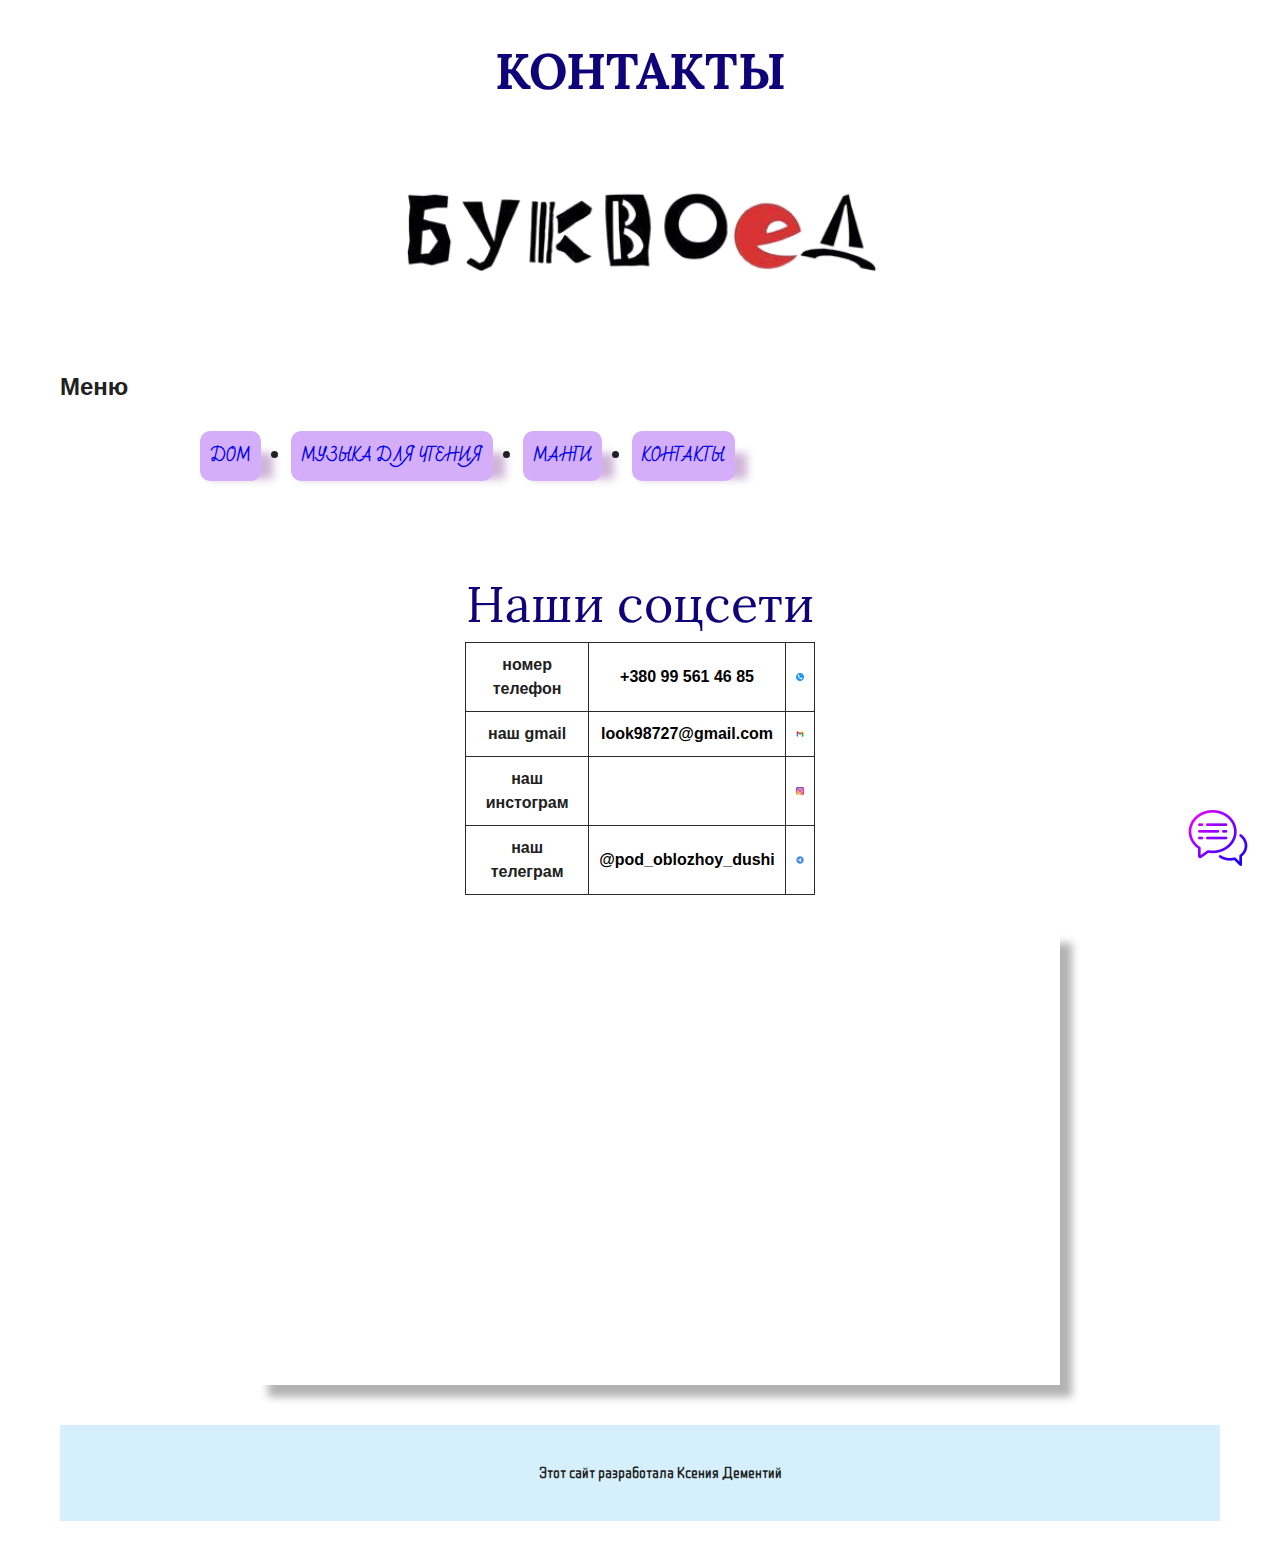
<file: contact.html>
<!DOCTYPE html>
<html lang="en">

<head>
  <meta charset="UTF-8">
  <meta name="viewport" content="width=device-width, initial-scale=1.0">
  <title>~КОНТАКТЫ~</title>
  <link rel="icon" href="./img/иконка.jpg" type="image/x-icon">
  <link rel="stylesheet" href="style.css">
</head>


<body class="body">
  <h1 class="title tracking-in-contract">КОНТАКТЫ</h1>
  <div class="center-book">
    <img src="./img/shop_img.png" alt="буквоед" width="600">

  </div>

  <main>
    <button class="chat-button"></button>

    
    <section>
      <div class="container">
        <form>

          <section>
            <h2>Меню</h2>

            <nav class="container">
              <ul class="menu">
              <li class="menu-item not-dot scale-up-center"><a class="menu-link" href="index.html">Дом</a></li>
              <li class="menu-item scale-up-center"><a class="menu-link" href="music.html">музыка для чтения</a></li>
              <li class="menu-item scale-up-center"><a class="menu-link" href="manhva.html">манги</a></li>
              <li class="menu-item scale-up-center"><a class="menu-link" href="contact.html">Контакты</a></li>

            </ul>
            </nav>

          </section>



      </div>
    </section>
    <div class="container">






    </div>
    <div class="container">

      <div class="container-table">
        <table class="" >
        <caption class="title">
          Наши соцсети
        </caption>
        <thead>
          <tr>
            <th>номер телефон</th>
            <th> <a class="contact-link" href="tel:+380995614685">+380 99 561 46 85</a></th>
            <th><img src="/img/телефон.png" alt="contact" width="15"></th>
          </tr>
        </thead>

        <tbody>
          <tr>
            <th>наш gmail</th>
            <th> <a target="_blank" class="contact-link" href="mailto:look98727@gmail.com">look98727@gmail.com</a></th>
            <th><img src="/img/gmail.png" alt="gmail" width="17"></th>
          </tr>
          <tr>
            <th>наш инстограм</th>
            <th> <a target="_blank" class="social-link" href="https://www.instagram.com/fortuna_cot555?igsh=b25xb3NkZjJpMjY4"> </a></th>
            <th><img src="/img/Instagram_icon.png" alt="instagram" width="15"></th>
          </tr>
          <tr>
            <th>наш телеграм</th>
            <th><a target="_blank" class="social-link" href="https://t.me/pod_oblozhoy_dushi">@pod_oblozhoy_dushi</a></th>
            <th><img src="/img/images.png" alt="telegram" width="15"></th></th>
          </tr>
        </tbody>
        </table>
       
        



      </div>
      <div class="container">
        <iframe class="maps"
          src="https://www.google.com/maps/embed?pb=!1m18!1m12!1m3!1d162608.95960337957!2d30.375520179166315!3d50.445477871925604!2m3!1f0!2f0!3f0!3m2!1i1024!2i768!4f13.1!3m3!1m2!1s0x40d4cfa17b775b1f%3A0x1c5a5d66e5ca471e!2zUmlkbWkgLSDQutC90LjQttC60L7QstC40Lkg0ZbQvdGC0LXRgNC90LXRgi3QvNCw0LPQsNC30LjQvQ!5e0!3m2!1sen!2sua!4v1744532867601!5m2!1sen!2sua"
          width="600" height="450" style="border:0;" allowfullscreen="" loading="lazy"
          referrerpolicy="no-referrer-when-downgrade"></iframe>
      </div>
      <footer class="footer">
        <div class="container">
          <p class="footer-text">
            Этот сайт разработала Ксения Дементий
          </p>
        </div>
      </footer>

</body>

</html>
</file>
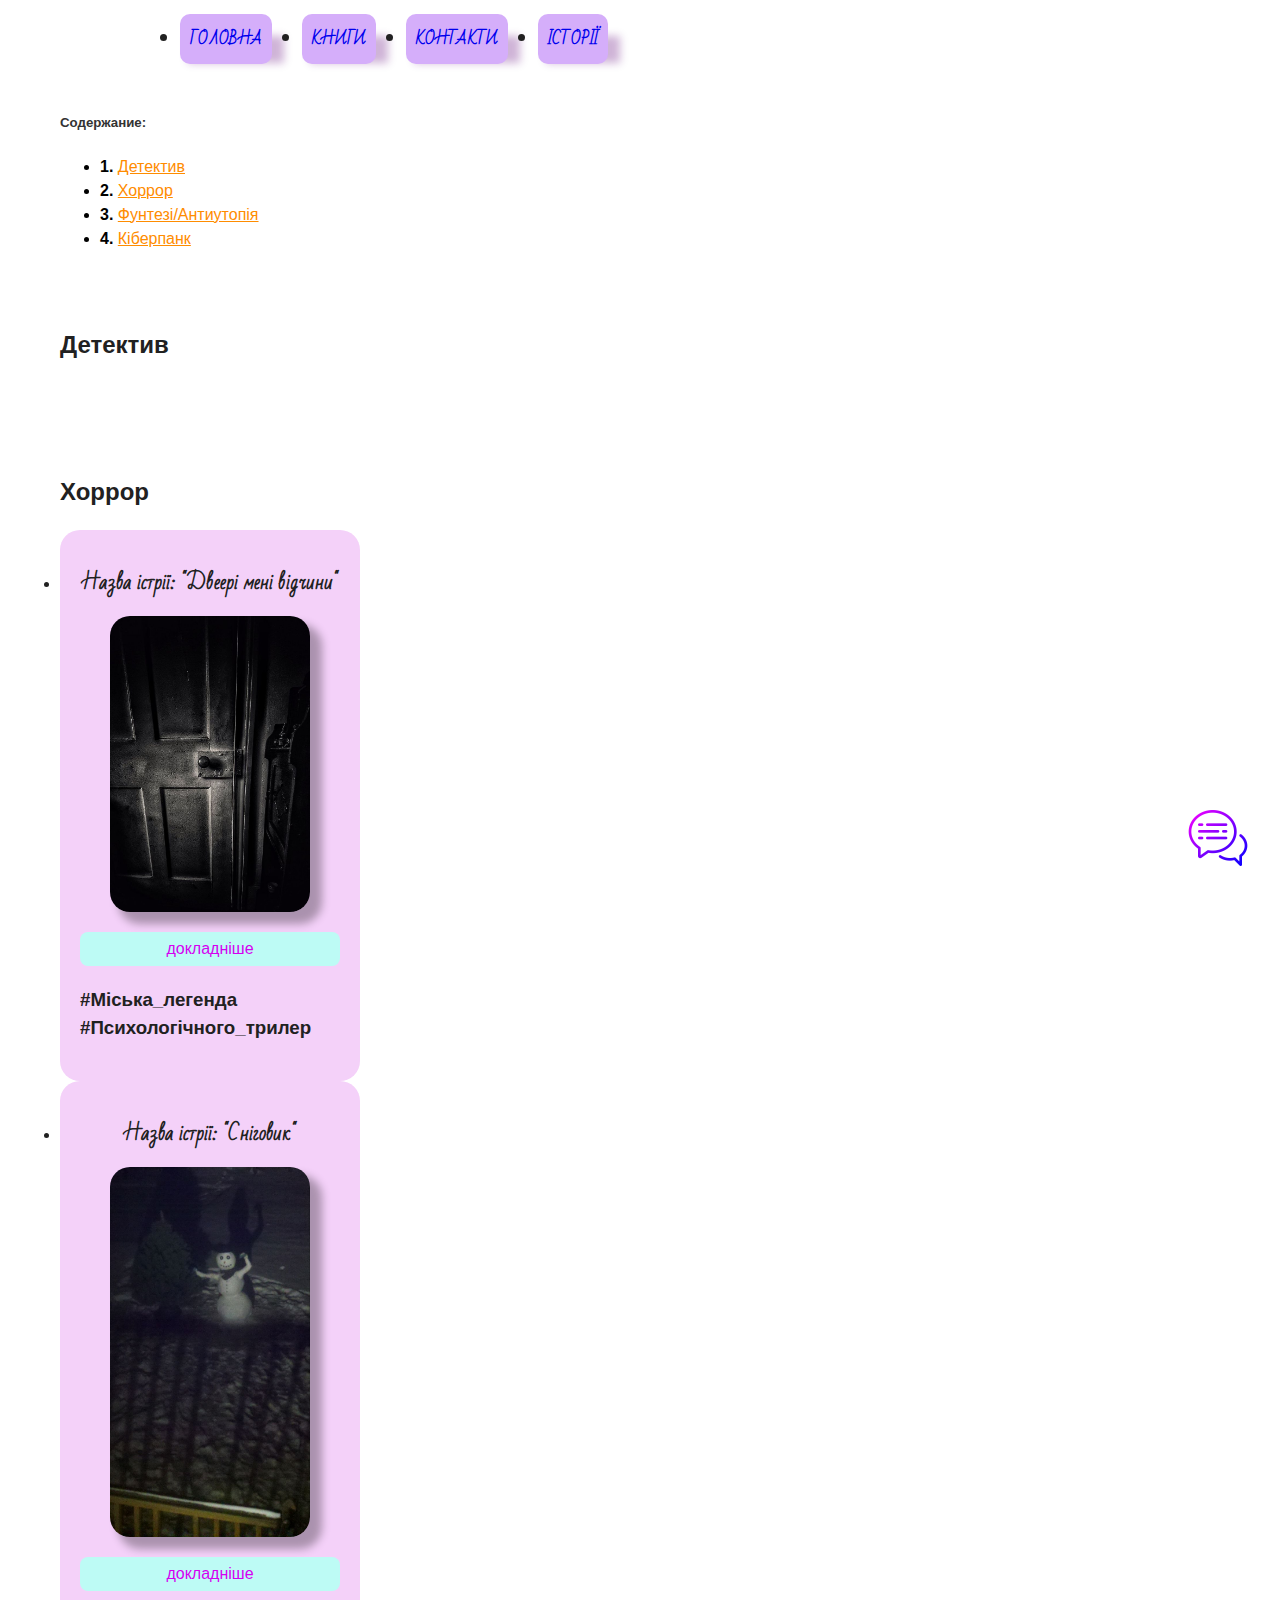
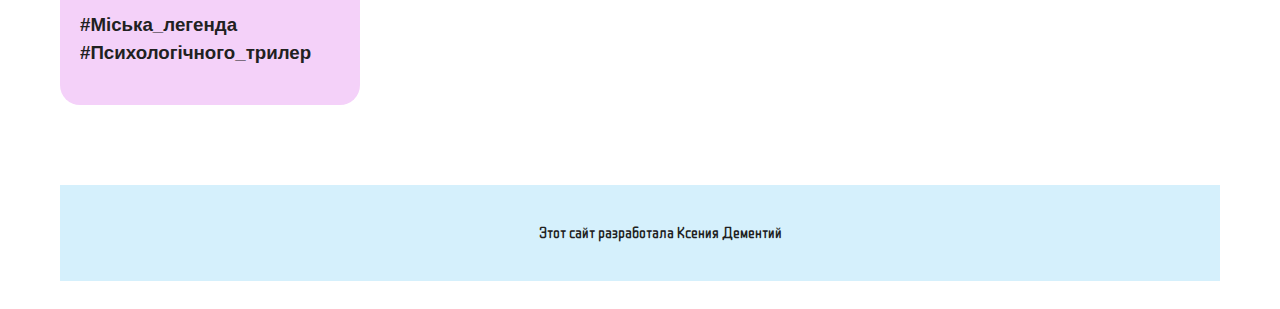
<file: histori.html>
<!DOCTYPE html>
<html lang="uk">

<head>
    <meta charset="UTF-8">
    <meta name="viewport" content="width=device-width, initial-scale=1.0">
    <title>книги</title>
    <link rel="icon" href="./img/иконка.jpg" type="image/x-icon">
    <link rel="stylesheet" href="style.css">
    <link href="https://unpkg.com/aos@2.3.1/dist/aos.css" rel="stylesheet">
    <link href="https://cdn.jsdelivr.net/npm/bootstrap@5.3.8/dist/css/bootstrap.min.css" rel="stylesheet"
        integrity="sha384-sRIl4kxILFvY47J16cr9ZwB07vP4J8+LH7qKQnuqkuIAvNWLzeN8tE5YBujZqJLB" crossorigin="anonymous">

    <link rel="stylesheet" href="style.css">
</head>

</head>

<body class="body">

    <div class="center-book">



    </div>

    <main>
        <button class="chat-button"></button>


        <header class="main-header">
            <nav class="container">
                <ul class="menu">
                    <li class="menu-item scale-up-center"><a href="index.html" class="menu-link">ГОЛОВНА</a></li>
                    <li class="menu-item scale-up-center"><a href="kniha.html" class="menu-link">КНИГИ</a></li>
                    <li class="menu-item scale-up-center"><a href="contact.html" class="menu-link">КОНТАКТИ</a></li>
                    <li class="menu-item scale-up-center"><a href="histori.html" class="menu-link">Історії</a></li>
                </ul>
            </nav>
        </header>

        </section>

        <div class="container mt-4">
            <h5 class="mb-3" style="color: #333; font-weight: bold;">Содержание:</h5>
            <ul class="list-unstyled">
                <li class="mb-2" style="color: #000; font-weight: bold;">
                    1. <a href="#detektiv" class="text-decoration-none ms-1 custom-link">Детектив</a>
                </li>
                <li class="mb-2" style="color: #000; font-weight: bold;">
                    2. <a href="#horror" class="text-decoration-none ms-1 custom-link">Хоррор</a>
                </li>
                <li class="mb-2" style="color: #000; font-weight: bold;">
                    3. <a href="#contacts" class="text-decoration-none ms-1 custom-link">Фунтезі/Антиутопія</a>
                </li>
                <li class="mb-2" style="color: #000; font-weight: bold;">
                    4. <a href="#contacts" class="text-decoration-none ms-1 custom-link">Кіберпанк</a>
                </li>
            </ul>
        </div>

        <style>
            /* Твой кастомный оранжевый цвет */
            .custom-link {
                color: #ff8c00;
                /* Глубокий оранжевый, можно поменять на любой оттенок */
                font-weight: normal;
                /* Чтобы текст ссылки не был таким жирным, как цифры */
                transition: 0.3s;
                /* Плавное изменение цвета при наведении */
            }

            .custom-link:hover {
                color: #e67e22;
                /* Чуть темнее при наведении */
                text-decoration: underline !important;
                /* Появится подчеркивание */
            }
        </style>

        </div>
        </section>

        <div class="container">

            <h2 id="detektiv" class="text-center mt-5">Детектив</h2>


            <div class="container">

                <ul class="book-list">





                </ul>
            </div>

            <h2 id="horror" class="text-center mt-5">Хоррор</h2>


            <li class="book-card">
                <h3 class="book-name">Назва істрії: "Двеері мені відчини"</h3>
                <img class="book-img" src="./img/двери мне открой.jpg" alt="двері мені відчини" width="200">
                <a class="img-link" href="./books/Dveri meni vidchyny histori.html">докладніше</a>
                <h3 class="book-read">#Міська_легенда #Психологічного_трилер</h3>
            </li>

            <li class="book-card">
                <h3 class="book-name">Назва істрії: "Сніговик"</h3>
                <img class="book-img" src="./img/Сніговик.jpg" alt="сніговик" width="200">
                <a class="img-link" href="./books/Dveri meni vidchyny histori.html">докладніше</a>
                <h3 class="book-read">#Міська_легенда #Психологічного_трилер</h3>
            </li>






















        </div>



        <div class="container">

            <div class="container">



            </div>
            <footer class="footer">
                <div class="container">
                    <p class="footer-text">
                        Этот сайт разработала Ксения Дементий
                    </p>
                </div>

            </footer>
            <script src="https://cdn.jsdelivr.net/npm/@popperjs/core@2.11.8/dist/umd/popper.min.js"
                integrity="sha384-I7E8VVD/ismYTF4hNIPjVp/Zjvgyol6VFvRkX/vR+Vc4jQkC+hVqc2pM8ODewa9r"
                crossorigin="anonymous"></script>

            <script src="https://cdn.jsdelivr.net/npm/bootstrap@5.3.8/dist/js/bootstrap.min.js"
                integrity="sha384-G/EV+4j2dNv+tEPo3++6LCgdCROaejBqfUeNjuKAiuXbjrxilcCdDz6ZAVfHWe1Y"
                crossorigin="anonymous"></script>

            <script src="https://cdn.jsdelivr.net/npm/bootstrap@5.3.8/dist/js/bootstrap.bundle.min.js"
                integrity="sha384-FKyoEForCGlyvwx9Hj09JcYn3nv7wiPVlz7YYwJrWVcXK/BmnVDxM+D2scQbITxI"
                crossorigin="anonymous"></script>
            <script src="modal.js"></script>
            <script src="https://unpkg.com/aos@2.3.1/dist/aos.js"></script>
            <script>
                AOS.init();
            </script>
</body>

</html>
</file>
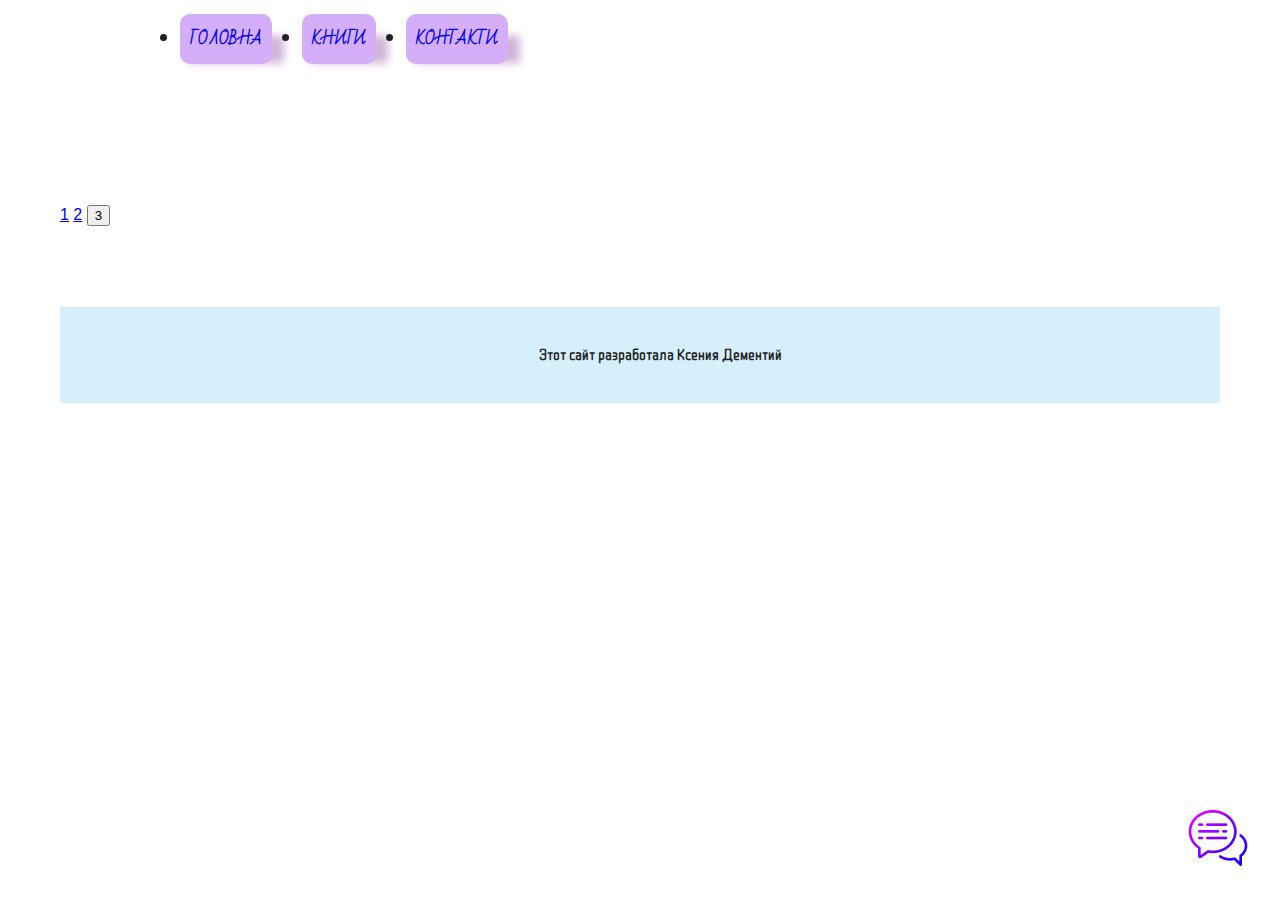
<file: kniha-2.html>
<!DOCTYPE html>
<html lang="uk">

<head>
    <meta charset="UTF-8">
    <meta name="viewport" content="width=device-width, initial-scale=1.0">
    <title>книги</title>
    <link rel="icon" href="./img/иконка.jpg" type="image/x-icon">
    <link rel="stylesheet" href="style.css">
    <link href="https://unpkg.com/aos@2.3.1/dist/aos.css" rel="stylesheet">
    <link href="https://cdn.jsdelivr.net/npm/bootstrap@5.3.8/dist/css/bootstrap.min.css" rel="stylesheet"
        integrity="sha384-sRIl4kxILFvY47J16cr9ZwB07vP4J8+LH7qKQnuqkuIAvNWLzeN8tE5YBujZqJLB" crossorigin="anonymous">

    <link rel="stylesheet" href="style.css">
</head>

</head>

<body class="body">

    <div class="center-book">



    </div>

    <main>
        <button class="chat-button"></button>


        <header class="main-header">
            <nav class="container">
                <ul class="menu">
                    <li class="menu-item"><a href="index.html" class="menu-link">ГОЛОВНА</a></li>
                    <li class="menu-item"><a href="kniha.html" class="menu-link">КНИГИ</a></li>
                    <li class="menu-item"><a href="contact.html" class="menu-link">КОНТАКТИ</a></li>
                </ul>
            </nav>
        </header>

        </section>



        </div>
        </section>
        <!-- <section>
      <div class="container-galeri">
  <div class="thumb shake-horizontal">
    <img class="galeri-img " src="./img/manhva/3764678467_w640_h640_manga-tokijskij-lyudozher.webp" alt="top manhva">
    <p class="label">Токийский гуль</p>
  </div>

  <div class="thumb shake-horizontal">
    <img class="galeri-img" src="./img/manhva/ATTACK_ON_TITAN_Vol.1_web-700x740.png" alt="top manhva">
    <p class="label">Атака титанов</p>
  </div>

  <div class="thumb shake-horizontal">
    <img class="galeri-img" src="./img/manhva/20230722_233019_Наруто том 1 Обложка (Українська мова).jpg" alt="top manhva">
    <p class="label">Наруто</p>
  </div>
</div>
    </section> -->
        <div class="container">

            <div class="container">

                <ul class="book-list">



























                    
                    </ul>
            </div>
        </div>

        <div class="container btn-centered">

            <div class="btn-toolbar" role="toolbar" aria-label="Toolbar with button groups">
                <!-- <div class="btn-group me-2" role="group" aria-label="First group">
                    <button type="button" class="btn btn-primary">1</button>
                    <button type="button" class="btn btn-primary">2</button>
                    <button type="button" class="btn btn-primary">3</button>
                    <button type="button" class="btn btn-primary">4</button>
                </div> -->
                <div class="btn-group me-2" role="group" aria-label="Second group">
                    <a href="./kniha.html" class="btn btn-secondary">1</a>
                    <a href="./kniha-2.html" class="btn btn-primary">2</a>
                    <button type="button" class="btn btn-secondary">3</button>
                </div>
                <!-- <div class="btn-group" role="group" aria-label="Third group">
                    <button type="button" class="btn btn-info">8</button>
                </div> -->
            </div>
        </div>

        <div class="container">

            <div class="container">



            </div>
            <footer class="footer">
                <div class="container">
                    <p class="footer-text">
                        Этот сайт разработала Ксения Дементий
                    </p>
                </div>

            </footer>
            <script src="https://cdn.jsdelivr.net/npm/@popperjs/core@2.11.8/dist/umd/popper.min.js"
                integrity="sha384-I7E8VVD/ismYTF4hNIPjVp/Zjvgyol6VFvRkX/vR+Vc4jQkC+hVqc2pM8ODewa9r"
                crossorigin="anonymous"></script>

            <script src="https://cdn.jsdelivr.net/npm/bootstrap@5.3.8/dist/js/bootstrap.min.js"
                integrity="sha384-G/EV+4j2dNv+tEPo3++6LCgdCROaejBqfUeNjuKAiuXbjrxilcCdDz6ZAVfHWe1Y"
                crossorigin="anonymous"></script>

            <script src="https://cdn.jsdelivr.net/npm/bootstrap@5.3.8/dist/js/bootstrap.bundle.min.js"
                integrity="sha384-FKyoEForCGlyvwx9Hj09JcYn3nv7wiPVlz7YYwJrWVcXK/BmnVDxM+D2scQbITxI"
                crossorigin="anonymous"></script>
            <script src="modal.js"></script>
            <script src="https://unpkg.com/aos@2.3.1/dist/aos.js"></script>
            <script>
                AOS.init();
            </script>
</body>

</html>
</file>
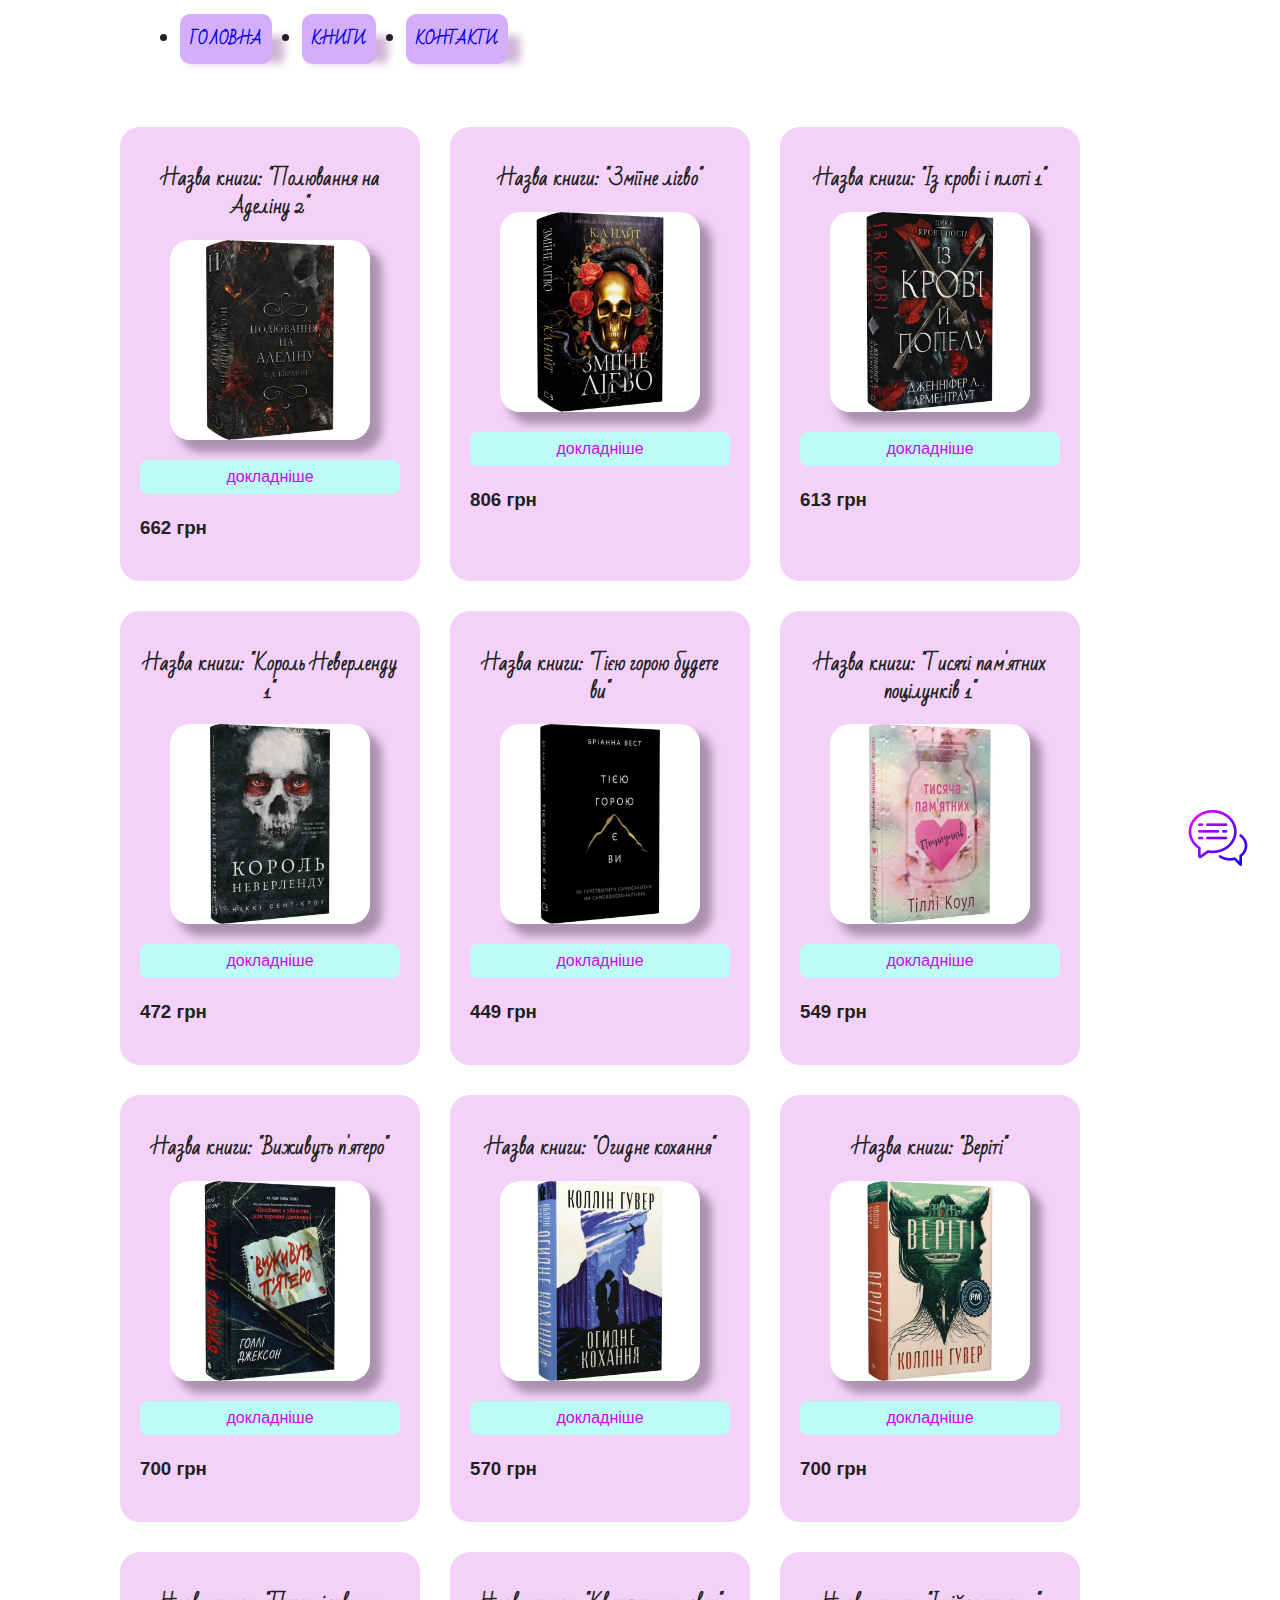
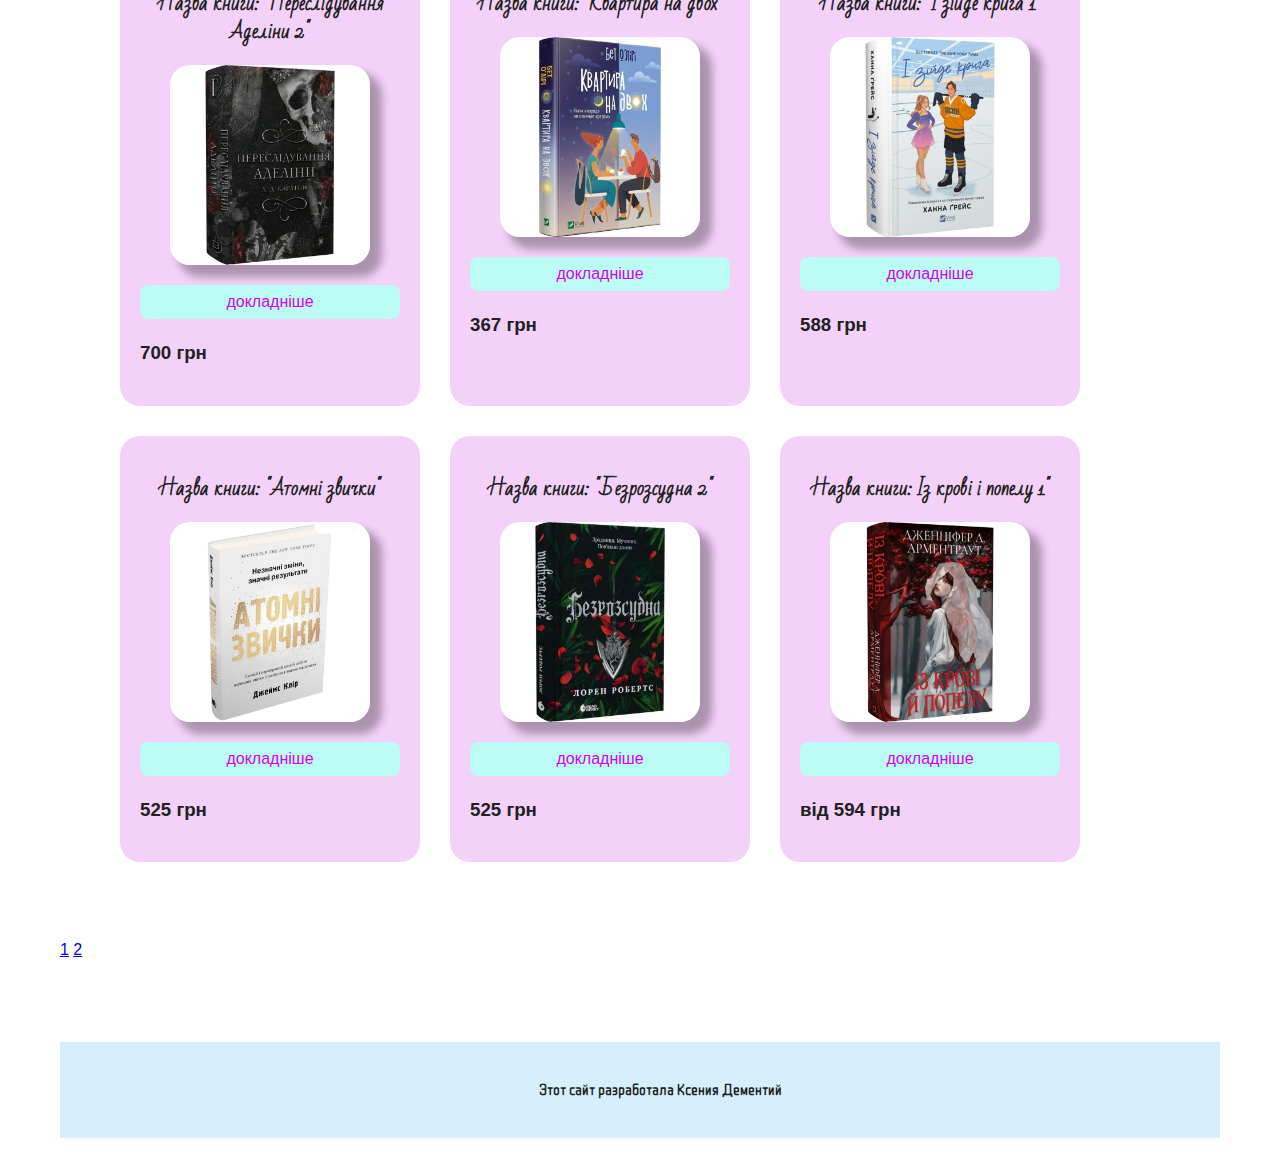
<file: kniha.html>
<!DOCTYPE html>
<html lang="uk">

<head>
    <meta charset="UTF-8">
    <meta name="viewport" content="width=device-width, initial-scale=1.0">
    <title>книги</title>
    <link rel="icon" href="./img/иконка.jpg" type="image/x-icon">
    <link rel="stylesheet" href="style.css">
    <link href="https://unpkg.com/aos@2.3.1/dist/aos.css" rel="stylesheet">
    <link href="https://cdn.jsdelivr.net/npm/bootstrap@5.3.8/dist/css/bootstrap.min.css" rel="stylesheet"
        integrity="sha384-sRIl4kxILFvY47J16cr9ZwB07vP4J8+LH7qKQnuqkuIAvNWLzeN8tE5YBujZqJLB" crossorigin="anonymous">

    <link rel="stylesheet" href="style.css">
</head>

</head>

<body class="body">

    <div class="center-book">



    </div>

    <main>
        <button class="chat-button"></button>


        <header class="main-header">
            <nav class="container">
                <ul class="menu">
                    <li class="menu-item"><a href="index.html" class="menu-link">ГОЛОВНА</a></li>
                    <li class="menu-item"><a href="kniha.html" class="menu-link">КНИГИ</a></li>
                    <li class="menu-item"><a href="contact.html" class="menu-link">КОНТАКТИ</a></li>
                </ul>
            </nav>
        </header>

        </section>



        </div>
        </section>
        <!-- <section>
      <div class="container-galeri">
  <div class="thumb shake-horizontal">
    <img class="galeri-img " src="./img/manhva/3764678467_w640_h640_manga-tokijskij-lyudozher.webp" alt="top manhva">
    <p class="label">Токийский гуль</p>
  </div>

  <div class="thumb shake-horizontal">
    <img class="galeri-img" src="./img/manhva/ATTACK_ON_TITAN_Vol.1_web-700x740.png" alt="top manhva">
    <p class="label">Атака титанов</p>
  </div>

  <div class="thumb shake-horizontal">
    <img class="galeri-img" src="./img/manhva/20230722_233019_Наруто том 1 Обложка (Українська мова).jpg" alt="top manhva">
    <p class="label">Наруто</p>
  </div>
</div>
    </section> -->
        <div class="container">

            <div class="container">

                <ul class="book-list">
                    <li class="book-card">
                        <h3 class="book-name">Назва книги: "Полювання на Аделіну 2"</h3>
                        <img class="book-img" src="./img/Haunting Adeline3.webp" alt="Полювання на Аделіну 2"
                            width="200">
                        <a class="img-link" href="./books/Haunting Adeline.html">докладніше</a>
                        <h3 class="pay">662 грн</h3>
                    </li>

                    <li class="book-card">
                        <h3 class="book-name">Назва книги: "Зміїне лігво"</h3>
                        <img class="book-img" src="img/Zmiine lihvo2.webp" alt="Зміїне лігво" width="200">
                        <a class="img-link" href="./books/Zmiinelohovo.html">докладніше</a>
                        <h3 class="pay">806 грн</h3>
                    </li>


                    <li class="book-card">
                        <h3 class="book-name">Назва книги: "Із крові і плоті 1"</h3>
                        <img class="book-img" src="./img/ІзКровіІПлоті.webp" alt="Із кроі і плоті" width="200">
                        <a class="img-link" href="./books/Flesh and blood.html">докладніше</a>
                        <h3 class="pay">613 грн</h3>
                    </li>

                    <li class="book-card">
                        <h3 class="book-name">Назва книги: "Король Неверленду 1"</h3>
                        <img class="book-img" src="./img/КорольНеверленду.webp" alt="Король Неверленду 1" width="200">
                        <a class="img-link" href="./books/King of Neverland.html">докладніше</a>
                        <h3 class="pay">472 грн</h3>
                    </li>

                    <li class="book-card">
                        <h3 class="book-name">Назва книги: "Тією горою будете ви"</h3>
                        <img class="book-img" src="./img/ТієюГороюЄВи.webp" alt="Тією Горою є ви" width="200">
                        <a class="img-link" href="./books/You are that mountain.html">докладніше</a>
                        <h3 class="pay">449 грн</h3>
                    </li>


                    <li class="book-card">
                        <h3 class="book-name">Назва книги: "Тисячі пам'ятних поцілунків 1"</h3>
                        <img class="book-img" src="./img/ТисячіПамятнихПоцілуєв.webp" alt="Тисячі Пам'ятних Поцілуєв"
                            width="200">
                        <a class="img-link" href="./books/A thousand memorable kisses.html">докладніше</a>
                        <h3 class="pay">549 грн</h3>
                    </li>

                    <li class="book-card">
                        <h3 class="book-name">Назва книги: "Виживуть п'ятеро"</h3>
                        <img class="book-img" src="./img/ВиживутьПятеро.webp" alt="Виживуть п'ятеро" width="200">
                        <a class="img-link" href="./books/Five will survive.html">докладніше</a>
                        <h3 class="pay">700 грн</h3>
                    </li>

                    <li class="book-card">
                        <h3 class="book-name">Назва книги: "Огидне кохання"</h3>
                        <img class="book-img" src="./img/ОгиднеКохання.webp" alt="Огидне кохання" width="200">
                        <a class="img-link" href="./books/Five will survive.html">докладніше</a>
                        <h3 class="pay">570 грн</h3>
                    </li>

                    <li class="book-card">
                        <h3 class="book-name">Назва книги: "Веріті"</h3>
                        <img class="book-img" src="./img/Веріті.webp" alt="Веріті" width="200">
                        <a class="img-link" href="./books/Veriti.html">докладніше</a>
                        <h3 class="pay">700 грн</h3>
                    </li>

                    <li class="book-card">
                        <h3 class="book-name">Назва книги: "Переслідування Аделіни 2"</h3>
                        <img class="book-img" src="./img/ПереслідуванняАделіни1.1.webp" alt="Переслідування Аделіни 2"
                            width="200">
                        <a class="img-link" href="./books/Haunting Adeline2.html">докладніше</a>
                        <h3 class="pay">700 грн</h3>
                    </li>

                    <li class="book-card">
                        <h3 class="book-name">Назва книги: "Квартира на двох"</h3>
                        <img class="book-img" src="./img/КвартираНаДвох.webp" alt="Квартира на двох" width="200">
                        <a class="img-link" href="./books/The Flatshare.html">докладніше</a>
                        <h3 class="pay"> 367 грн</h3>
                    </li>

                    <li class="book-card">
                        <h3 class="book-name">Назва книги: "І зійде крига 1"</h3>
                        <img class="book-img" src="./img/ІЗійдеКрига1.1.webp" alt="І зійде крига 1" width="200">
                        <a class="img-link" href="./books/And the ice will melt.html">докладніше</a>
                        <h3 class="pay">588 грн</h3>
                    </li>

                    <li class="book-card">
                        <h3 class="book-name">Назва книги: "Атомні звички"</h3>
                        <img class="book-img" src="./img/АтомніЗвички.webp" alt="Атомні звички" width="200">
                        <a class="img-link" href="./books/Atomic Habits.html">докладніше</a>
                        <h3 class="pay">525 грн</h3>
                    </li>

                    <li class="book-card">
                        <h3 class="book-name">Назва книги: "Безрозсудна 2"</h3>
                        <img class="book-img" src="./img/Безроссудна.webp" alt="Безрозсудна 2" width="200">
                        <a class="img-link" href="./books">докладніше</a>
                        <h3 class="pay">525 грн</h3>
                    </li>

                     <li class="book-card">
                        <h3 class="book-name">Назва книги: Із крові і попелу 1"</h3>
                        <img class="book-img" src="./img/Із_крові_і_попіл_1.webp" alt="Із крові і попелу 1" width="200">
                        <a class="img-link" href="./books/From Blood and Ash.html">докладніше</a>
                        <h3 class="pay">від 594 грн</h3>
                    </li>

                </ul>
            </div>
        </div>

        <div class="container btn-centered">

            <div class="btn-toolbar" role="toolbar" aria-label="Toolbar with button groups">
                <!-- <div class="btn-group me-2" role="group" aria-label="First group">
                    <button type="button" class="btn btn-primary">1</button>
                    <button type="button" class="btn btn-primary">2</button>
                    <button type="button" class="btn btn-primary">3</button>
                    <button type="button" class="btn btn-primary">4</button>
                </div> -->
                <div class="btn-group me-2" role="group" aria-label="Second group">
                    <a href="./kniha.html" class="btn  btn-primary">1</a>
                    <a href="./kniha-2.html" class="btn btn-secondary">2</a>
                    <!-- <button type="button" class="btn btn-secondary">3</button> -->
                </div>
                <!-- <div class="btn-group" role="group" aria-label="Third group">
                    <button type="button" class="btn btn-info">8</button>
                </div> -->
            </div>
        </div>

        <div class="container">

            <div class="container">



            </div>
            <footer class="footer">
                <div class="container">
                    <p class="footer-text">
                        Этот сайт разработала Ксения Дементий
                    </p>
                </div>

            </footer>
            <script src="https://cdn.jsdelivr.net/npm/@popperjs/core@2.11.8/dist/umd/popper.min.js"
                integrity="sha384-I7E8VVD/ismYTF4hNIPjVp/Zjvgyol6VFvRkX/vR+Vc4jQkC+hVqc2pM8ODewa9r"
                crossorigin="anonymous"></script>

            <script src="https://cdn.jsdelivr.net/npm/bootstrap@5.3.8/dist/js/bootstrap.min.js"
                integrity="sha384-G/EV+4j2dNv+tEPo3++6LCgdCROaejBqfUeNjuKAiuXbjrxilcCdDz6ZAVfHWe1Y"
                crossorigin="anonymous"></script>

            <script src="https://cdn.jsdelivr.net/npm/bootstrap@5.3.8/dist/js/bootstrap.bundle.min.js"
                integrity="sha384-FKyoEForCGlyvwx9Hj09JcYn3nv7wiPVlz7YYwJrWVcXK/BmnVDxM+D2scQbITxI"
                crossorigin="anonymous"></script>
            <script src="modal.js"></script>
            <script src="https://unpkg.com/aos@2.3.1/dist/aos.js"></script>
            <script>
                AOS.init();
            </script>
</body>

</html>
</file>
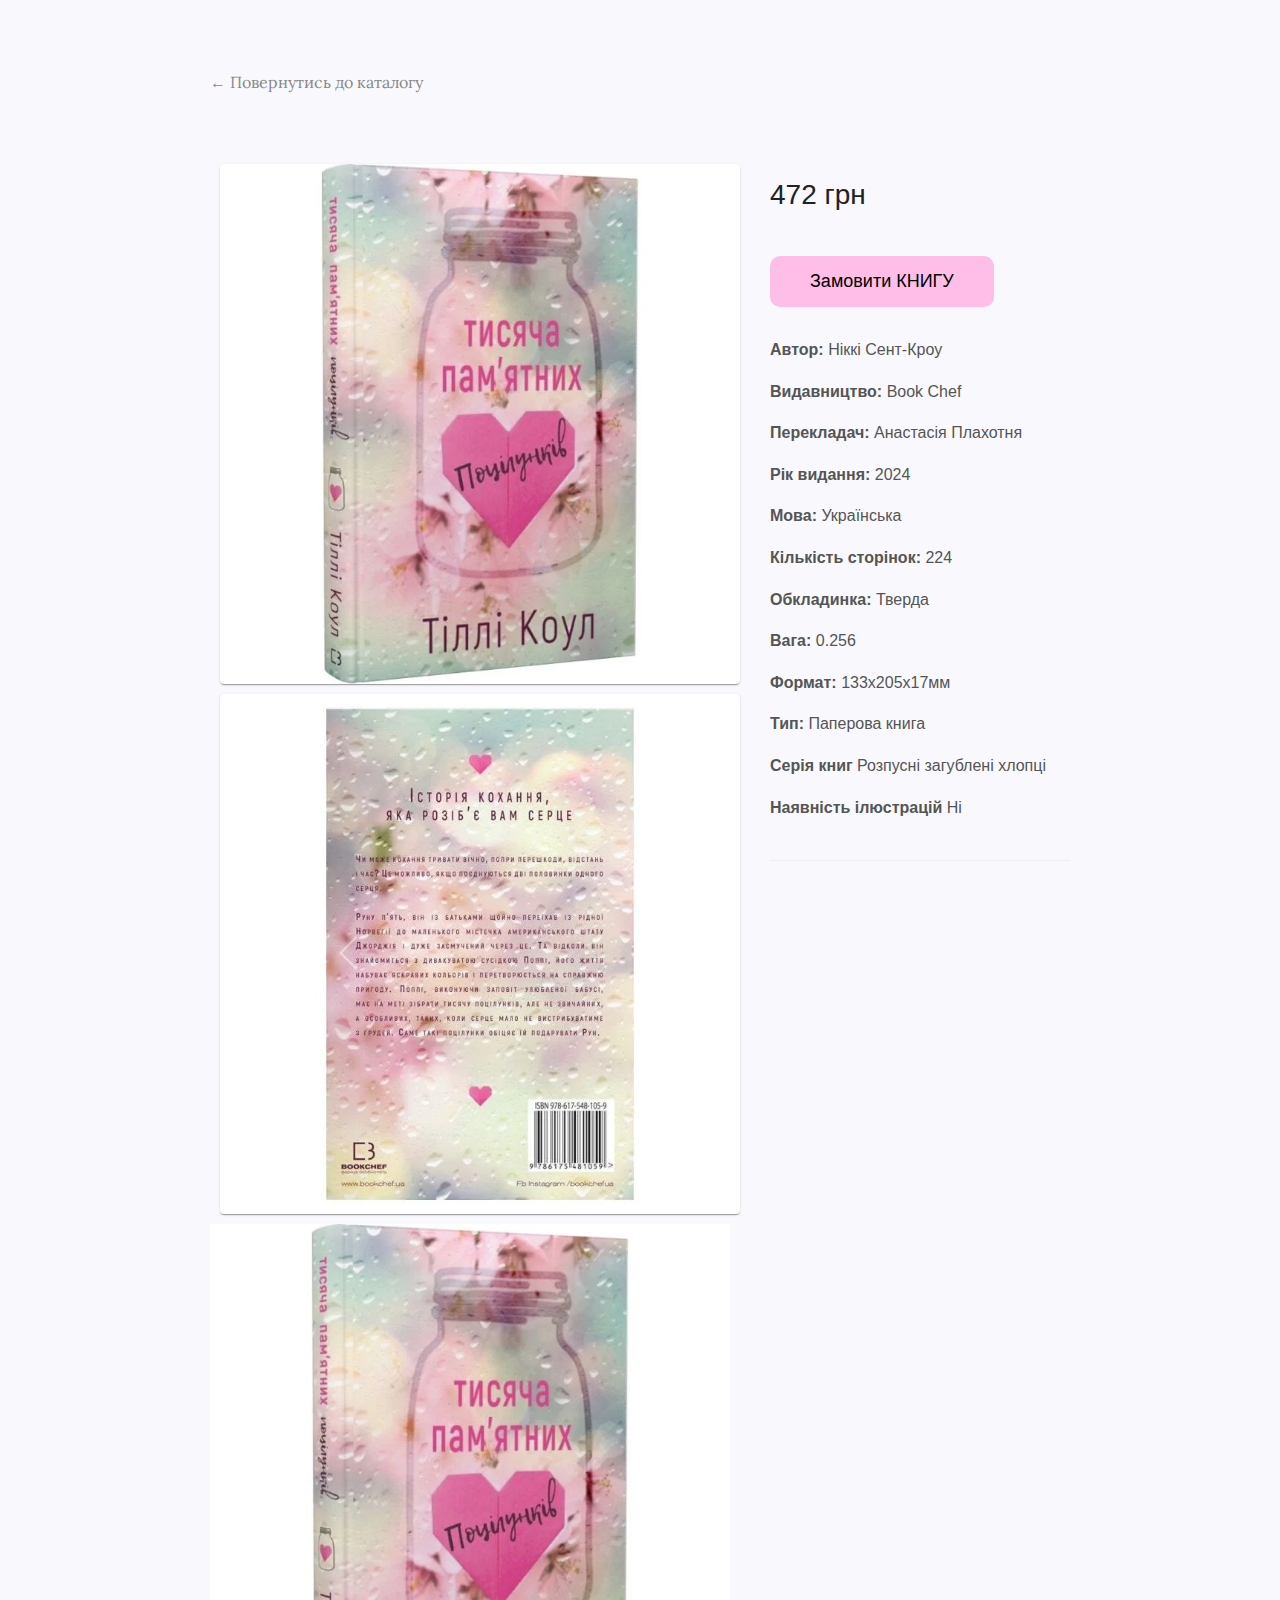
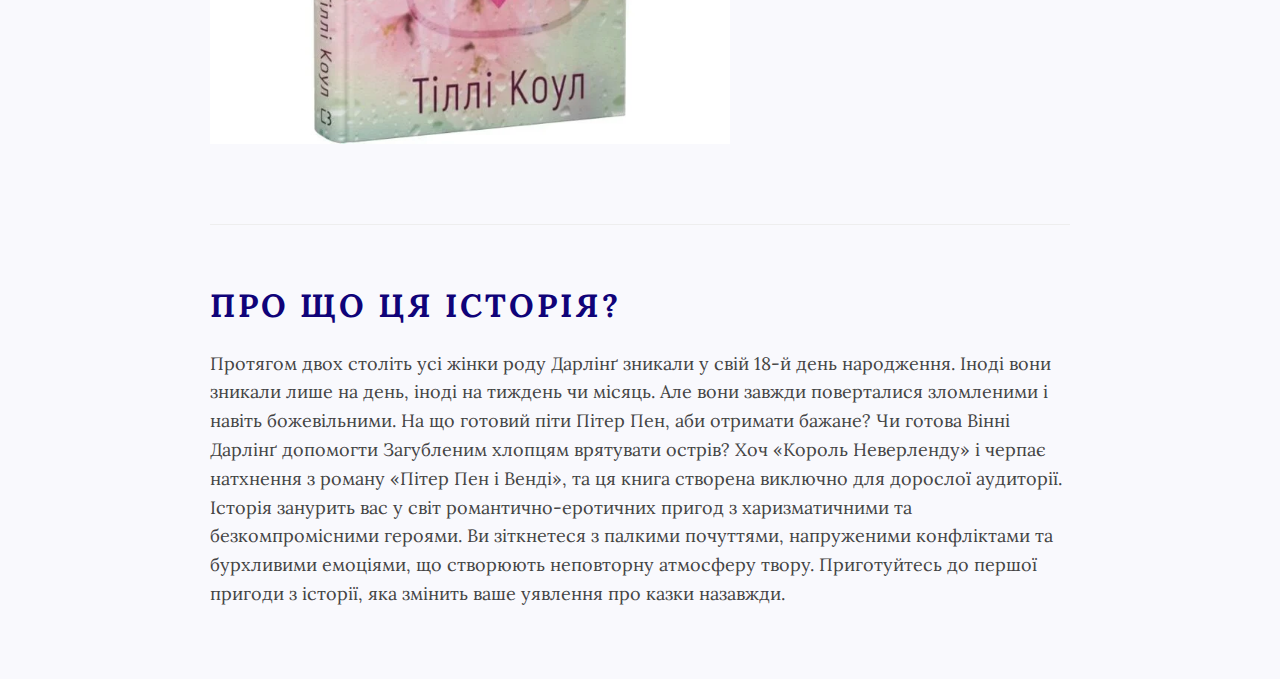
<file: books/A thousand memorable kisses.html>
<!DOCTYPE html>
<html lang="ru">

<head>
    <meta charset="UTF-8">
    <title> Тисяча пам'ятних поцілунків. Книга 1</title>
    <link href="https://fonts.googleapis.com/css2?family=Lora:wght@400;700&display=swap" rel="stylesheet">
    <link rel="stylesheet" href="../style.css">
    <style>
        .book-page {
            max-width: 900px;
            margin: 50px auto;
            padding: 20px;
            display: flex;
            gap: 40px;
            flex-wrap: wrap;
        }

        .book-image-large {
            width: 350px;
            box-shadow: 0 10px 30px rgba(0, 0, 0, 0.1);
        }

        .book-info-large {
            flex: 1;
            min-width: 300px;
        }

        .back-link {
            display: block;
            margin-bottom: 20px;
            text-decoration: none;
            color: #888;
            font-family: 'Lora', serif;
        }

        .description-block {
            margin-top: 40px;
            border-top: 1px solid #eee;
            padding-top: 30px;
        }

        .section-title {
            font-family: 'Lora', serif;
            font-size: 32px;
            text-transform: uppercase;
            letter-spacing: 3px;
            margin-bottom: 20px;
            color: #100379;
        }
    </style>
</head>

<body>

    <div class="book-page">
        <a href="../index.html" class="back-link">← Повернутись до каталогу</a>

        <div style="display: flex; gap: 40px; width: 100%;">
            <div class="product-slider">
                <div class="thumbnails">
                    <img src="../img/ТисячіПам'ятнихПоцілуєв.webp" class="thumb active"
                        onclick="changeImage(this, '')"
                        alt="Товар 1">
                    <img src="../img/ТисячіПам'ятнихПоцілуєв2.webp" class="thumb"
                        onclick="changeImage(this, 'https:')"
                        alt="Товар 2">

                </div>

                <div class="main-view">
                    <img id="main-img" src="../img/ТисячіПам'ятнихПоцілуєв.webp" alt="Основне фото товару">
                </div>
            </div>

            <div class="book-info-large">
                <h1 class="title" style="text-align: left; margin: 0;"></h1>
                <p class="book-price" style="font-size: 28px; margin: 20px 0;">472 грн</p>
                <button class="button-odr" id="openModal" style="padding: 15px 40px; font-size: 18px;">Замовити
                    КНИГУ</button>
                <div id="myModal" class="backdrop is-hidden">
                    <div class="modal">
                        <button id="closeModal" class="btn button-odr" type="button"
                            style="float: right; margin-bottom: 10px;">Закрити</button>

                        <form action="https://formspree.io/f/xkovnlqp" method="POST">
                            <input type="hidden" name="Книга" value="Зміїне лігво">

                            <h2 style="font-family: 'Lora', serif;">Оформлення замовлення</h2>

                            <label>Ім'я <br> <input type="text" name="name" required /></label><br>
                            <label>Прізвище <br> <input type="text" name="surname" required /></label><br>
                            <label for="genre">книга: <br> </label>

                            <select id="genre" name="book" required>
                                <option value="Король Неверленду 1">Розпусні загублені хлопці. Книга 1. Король
                                    Неверленду</option>


                            </select> <br>
                            <label>Телефон <br> <input type="text" name="tel" placeholder="+380..."
                                    required /></label><br>
                            <label>Місто <br> <input type="text" name="city" required /></label><br>
                            <label>Пошта (номер/поштомат) <br> <input type="text" name="post_office"
                                    required /></label><br>

                            <label>Доставка: <br>
                                <input type="radio" name="delivery" value="NovaPost" checked> Нова пошта
                                <input type="radio" name="delivery" value="UkrPost"> Укрпошта
                            </label><br>

                            <div class="divbutton-odr scale-up-center">
                                <button class="button-odr" type="submit">ВІДПРАВИТИ</button>
                            </div>
                        </form>
                    </div>
                </div>

                <script>
                    // Логика открытия/закрытия
                    const modal = document.getElementById("myModal");
                    const btnOpen = document.getElementById("openModal");
                    const btnClose = document.getElementById("closeModal");

                    btnOpen.onclick = () => modal.classList.remove("is-hidden");
                    btnClose.onclick = () => modal.classList.add("is-hidden");

                    // Закрыть при клике на темный фон
                    window.onclick = (event) => {
                        if (event.target == modal) modal.classList.add("is-hidden");
                    }
                </script>


                <div style="margin-top: 30px; color: #555;">
                    <div style="margin-top: 30px; color: #555; line-height: 1.6;">
                        <p><strong>Автор:</strong> Ніккі Сент-Кроу</p>
                        <p><strong>Видавництво:</strong> Book Chef</p>
                        <p><strong>Перекладач:</strong> Анастасія Плахотня</p>
                        <p><strong>Рік видання:</strong> 2024</p>
                        <p><strong>Мова:</strong> Українська</p>
                        <p><strong>Кількість сторінок:</strong> 224</p>
                        <p><strong>Обкладинка:</strong> Тверда</p>
                        <p><strong>Вага:</strong> 0.256</p>
                        <p><strong>Формат:</strong> 133x205x17мм</p>
                        <p><strong>Тип:</strong> Паперова книга</p>
                        <p><strong>Серія книг</strong> Розпусні загублені хлопці</p>
                        <p><strong>Наявність ілюстрацій</strong> Ні</p>
                    </div>
                </div>
                <div class="description-block" style="clear: both; padding-top: 40px;"></div>
            </div>
        </div>

        <div class="description-block">
            <h2 class="section-title">ПРО ЩО ЦЯ ІСТОРІЯ?</h2>
            <p class="welcome" style="text-align: left; width: 100%;">
                Протягом двох століть усі жінки роду Дарлінґ зникали у свій 18-й день народження. Іноді вони зникали
                лише на день, іноді на тиждень чи місяць. Але вони завжди поверталися зломленими і навіть божевільними.
                На що готовий піти Пітер Пен, аби отримати бажане? Чи готова Вінні Дарлінґ допомогти Загубленим хлопцям
                врятувати острів? Хоч «Король Неверленду» і черпає натхнення з роману «Пітер Пен і Венді», та ця книга
                створена виключно для дорослої аудиторії. Історія занурить вас у світ романтично-еротичних пригод з
                харизматичними та безкомпромісними героями. Ви зіткнетеся з палкими почуттями, напруженими конфліктами
                та бурхливими емоціями, що створюють неповторну атмосферу твору. Приготуйтесь до першої пригоди з
                історії, яка змінить ваше уявлення про казки назавжди.

            </p>
        </div>
    </div>
    <script src="../modal.js"></script>
</body>

</html>
</file>
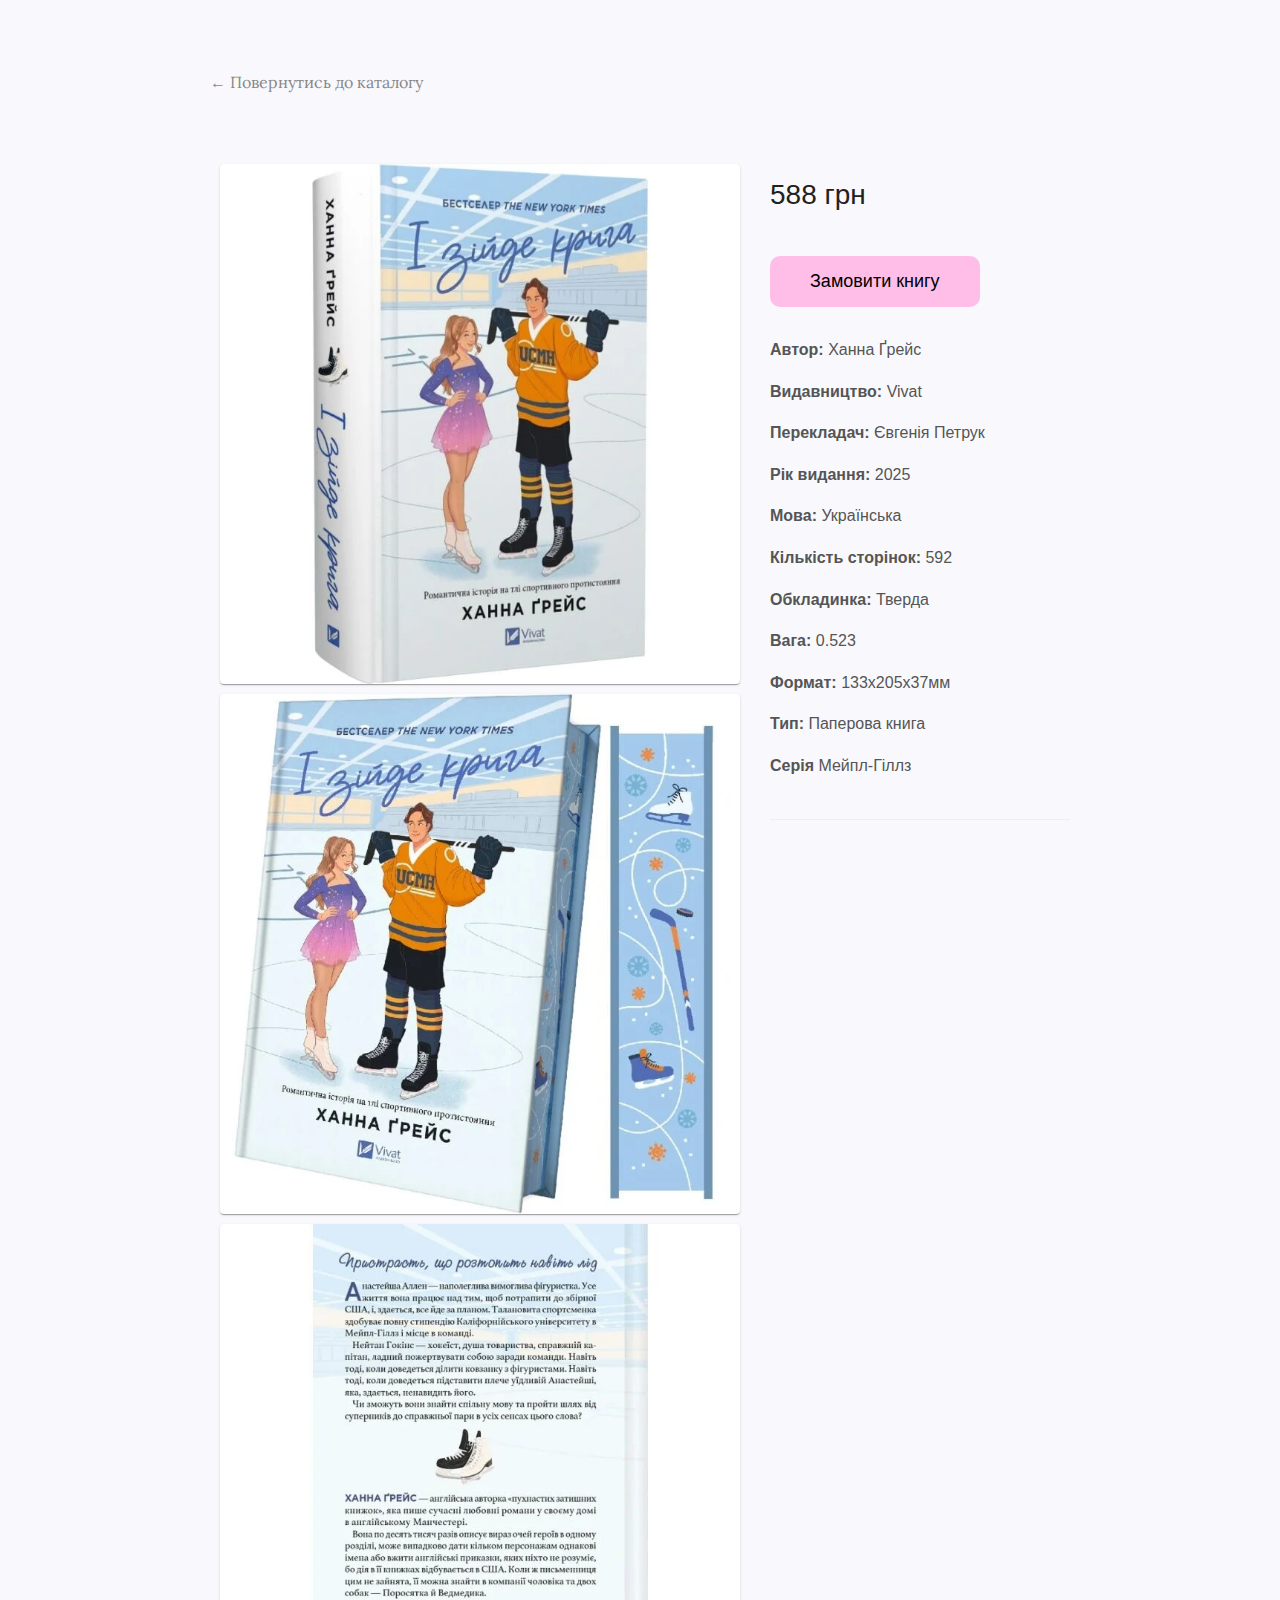
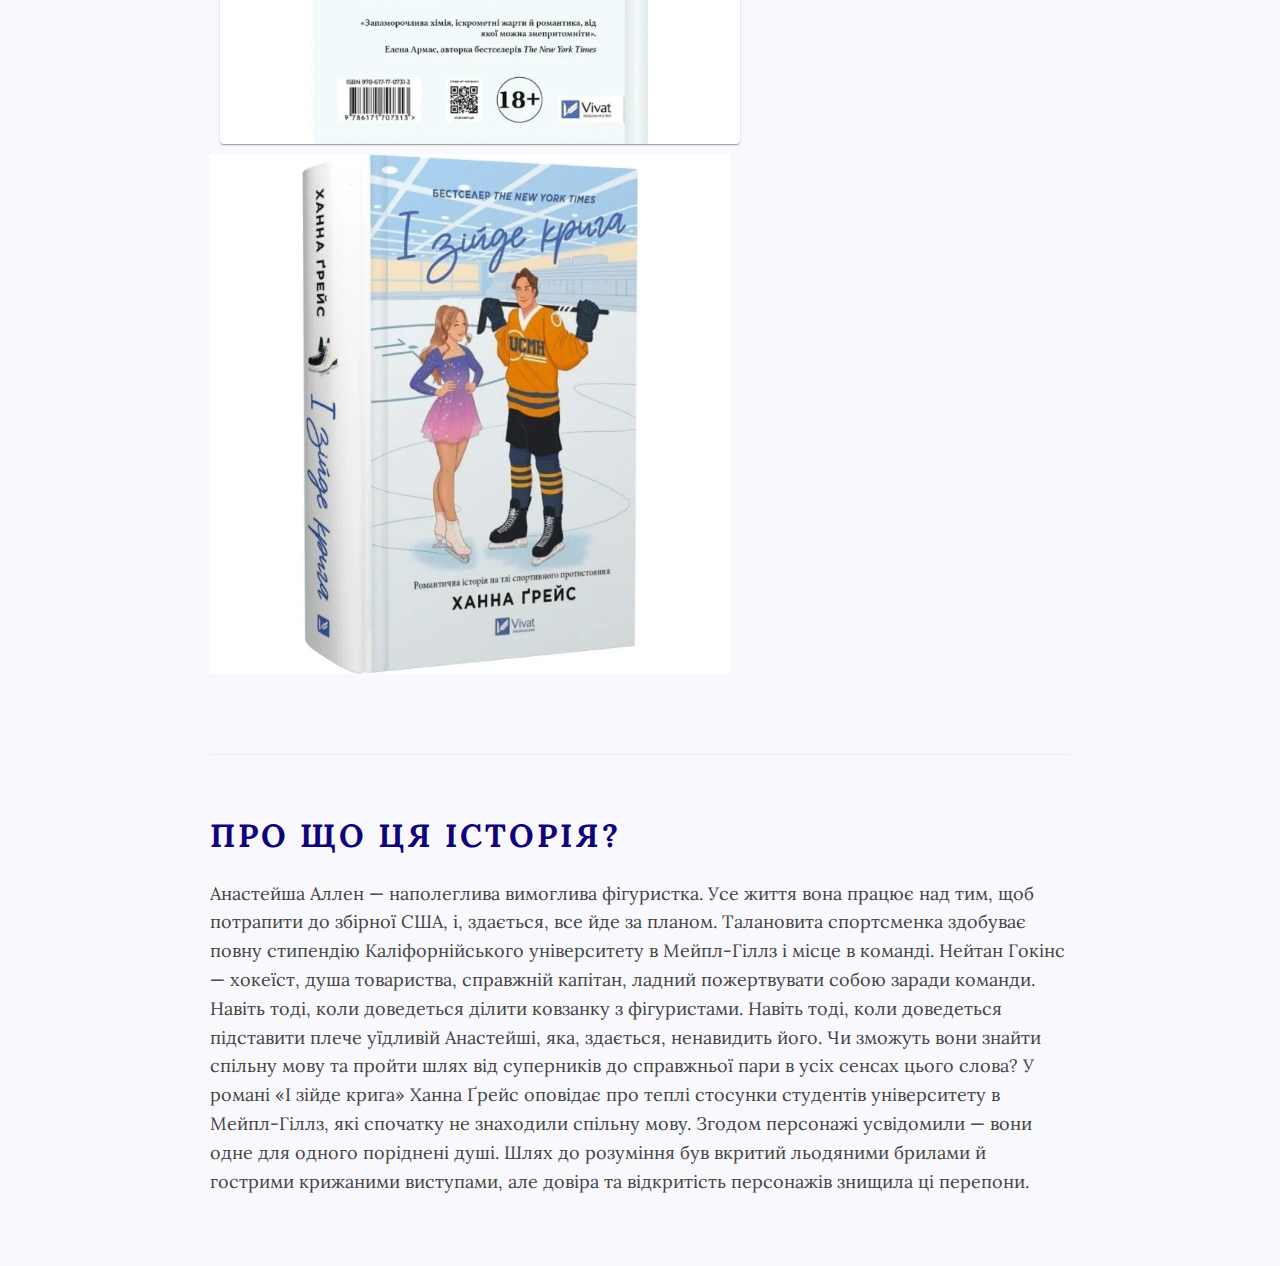
<file: books/And the ice will melt.html>
<!DOCTYPE html>
<html lang="ru">

<head>
    <meta charset="UTF-8">
    <title>І зійде крига. Книга 1 (Мейпл-Гіллз)</title>
    <link href="https://fonts.googleapis.com/css2?family=Lora:wght@400;700&display=swap" rel="stylesheet">
    <link rel="stylesheet" href="../style.css">
    <style>
        .book-page {
            max-width: 900px;
            margin: 50px auto;
            padding: 20px;
            display: flex;
            gap: 40px;
            flex-wrap: wrap;
        }

        .book-image-large {
            width: 350px;
            box-shadow: 0 10px 30px rgba(0, 0, 0, 0.1);
        }

        .book-info-large {
            flex: 1;
            min-width: 300px;
        }

        .back-link {
            display: block;
            margin-bottom: 20px;
            text-decoration: none;
            color: #888;
            font-family: 'Lora', serif;
        }

        .description-block {
            margin-top: 40px;
            border-top: 1px solid #eee;
            padding-top: 30px;
        }

        .section-title {
            font-family: 'Lora', serif;
            font-size: 32px;
            text-transform: uppercase;
            letter-spacing: 3px;
            margin-bottom: 20px;
            color: #100379;
        }
    </style>
</head>

<body>

    <div class="book-page">
        <a href="../index.html" class="back-link">← Повернутись до каталогу</a>

        <div style="display: flex; gap: 40px; width: 100%;">
            <div class="product-slider">
                <div class="thumbnails">
                    <img src="../img/ІЗійдеКрига1.1.webp" class="thumb active"
                        onclick="changeImage(this, 'https://raw.githubusercontent.com/AmourScript/Book/refs/heads/main/img/%D0%86%D0%97%D1%96%D0%B9%D0%B4%D0%B5%D0%9A%D1%80%D0%B8%D0%B3%D0%B01.1.webp')"
                        alt="Товар 1">
                    <img src="../img/ІЗійдеКрига1.2.webp" class="thumb"
                        onclick="changeImage(this, 'https://raw.githubusercontent.com/AmourScript/Book/refs/heads/main/img/%D0%86%D0%97%D1%96%D0%B9%D0%B4%D0%B5%D0%9A%D1%80%D0%B8%D0%B3%D0%B01.2.webp')"
                        alt="Товар 2">
                    <img src="../img/ІЗійдеКрига1.3.webp" class="thumb"
                        onclick="changeImage(this, 'https://raw.githubusercontent.com/AmourScript/Book/refs/heads/main/img/%D0%86%D0%97%D1%96%D0%B9%D0%B4%D0%B5%D0%9A%D1%80%D0%B8%D0%B3%D0%B01.3.webp')"
                        alt="Товар 3">

                </div>

                <div class="main-view">
                    <img id="main-img" src="../img/ІЗійдеКрига1.1.webp" alt="Основне фото товару">
                </div>
            </div>

            <div class="book-info-large">
                <h1 class="title" style="text-align: left; margin: 0;"></h1>
                <p class="book-price" style="font-size: 28px; margin: 20px 0;">588 грн</p>
                <button class="button-odr" id="openModal" style="padding: 15px 40px; font-size: 18px;">Замовити
                    книгу</button>
                <div id="myModal" class="backdrop is-hidden">
                    <div class="modal">
                        <button id="closeModal" class="btn button-odr" type="button"
                            style="float: right; margin-bottom: 10px;">Закрити</button>

                        <form action="https://formspree.io/f/xkovnlqp" method="POST">
                            <input type="hidden" name="Книга" value="Зміїне лігво">

                            <h2 style="font-family: 'Lora', serif;">Оформлення замовлення</h2>

                            <label>Ім'я <br> <input type="text" name="name" required /></label><br>
                            <label>Прізвище <br> <input type="text" name="surname" required /></label><br>
                            <label for="genre">книга: <br> </label>

                            <select id="genre" name="book" required>
                                <option value="І зійде крига 1">І зійде крига 1</option>


                            </select> <br>
                            <label>Телефон <br> <input type="text" name="tel" placeholder="+380..."
                                    required /></label><br>
                            <label>Місто <br> <input type="text" name="city" required /></label><br>
                            <label>Пошта (номер/поштомат) <br> <input type="text" name="post_office"
                                    required /></label><br>

                            <label>Доставка: <br>
                                <input type="radio" name="delivery" value="NovaPost" checked> Нова пошта
                                <input type="radio" name="delivery" value="UkrPost"> Укрпошта
                            </label><br>

                            <div class="divbutton-odr scale-up-center">
                                <button class="button-odr" type="submit">ВІДПРАВИТИ</button>
                            </div>
                        </form>
                    </div>
                </div>

                <script>
                    // Логика открытия/закрытия
                    const modal = document.getElementById("myModal");
                    const btnOpen = document.getElementById("openModal");
                    const btnClose = document.getElementById("closeModal");

                    btnOpen.onclick = () => modal.classList.remove("is-hidden");
                    btnClose.onclick = () => modal.classList.add("is-hidden");

                    // Закрыть при клике на темный фон
                    window.onclick = (event) => {
                        if (event.target == modal) modal.classList.add("is-hidden");
                    }
                </script>


                <div style="margin-top: 30px; color: #555;">
                    <div style="margin-top: 30px; color: #555; line-height: 1.6;">
                        <p><strong>Автор:</strong> Ханна Ґрейс</p>
                        <p><strong>Видавництво:</strong> Vivat</p>
                        <p><strong>Перекладач:</strong> Євгенія Петрук</p>
                        <p><strong>Рік видання:</strong> 2025</p>
                        <p><strong>Мова:</strong> Українська</p>
                        <p><strong>Кількість сторінок:</strong> 592</p>
                        <p><strong>Обкладинка:</strong> Тверда</p>
                        <p><strong>Вага:</strong> 0.523 </p>
                        <p><strong>Формат:</strong> 133x205x37мм</p>
                        <p><strong>Тип:</strong> Паперова книга</p>
                        <p><strong>Серія</strong> Мейпл-Гіллз</p>
                    </div>
                </div>
                <div class="description-block" style="clear: both; padding-top: 40px;"></div>
            </div>
        </div>

        <div class="description-block">
            <h2 class="section-title">ПРО ЩО ЦЯ ІСТОРІЯ?</h2>
            <p class="welcome" style="text-align: left; width: 100%;">
                Анастейша Аллен — наполеглива вимоглива фігуристка. Усе життя вона працює над тим, щоб потрапити до
                збірної США, і, здається, все йде за планом. Талановита спортсменка здобуває повну стипендію
                Каліфорнійського університету в Мейпл-Гіллз і місце в команді.
                Нейтан Гокінс — хокеїст, душа товариства, справжній капітан, ладний пожертвувати собою заради команди.
                Навіть тоді, коли доведеться ділити ковзанку з фігуристами. Навіть тоді, коли доведеться підставити
                плече уїдливій Анастейші, яка, здається, ненавидить його.
                Чи зможуть вони знайти спільну мову та пройти шлях від суперників до справжньої пари в усіх сенсах цього
                слова?
                У романі «І зійде крига» Ханна Ґрейс оповідає про теплі стосунки студентів університету в Мейпл-Гіллз,
                які спочатку не знаходили спільну мову. Згодом персонажі усвідомили — вони одне для одного поріднені
                душі. Шлях до розуміння був вкритий льодяними брилами й гострими крижаними виступами, але довіра та
                відкритість персонажів знищила ці перепони.
            </p>
        </div>
    </div>
    <script src="../modal.js"></script>
     <div id="graphcomment"></div>
    <script type="text/javascript">

        /* - - - CONFIGURATION VARIABLES - - - */

        var __semio__params = {
            graphcommentId: "324534563", // make sure the id is yours

            behaviour: {
                // HIGHLY RECOMMENDED
                //  uid: "...", // uniq identifer for the comments thread on your page (ex: your page id)
            },

            // configure your variables here

        }

        /* - - - DON'T EDIT BELOW THIS LINE - - - */

        function __semio__onload() {
            __semio__gc_graphlogin(__semio__params)
        }


        (function () {
            var gc = document.createElement('script'); gc.type = 'text/javascript'; gc.async = true;
            gc.onload = __semio__onload; gc.defer = true; gc.src = 'https://integration.graphcomment.com/gc_graphlogin.js?' + Date.now();
            (document.getElementsByTagName('head')[0] || document.getElementsByTagName('body')[0]).appendChild(gc);
        })();


    </script>
</body>

</html>
</file>
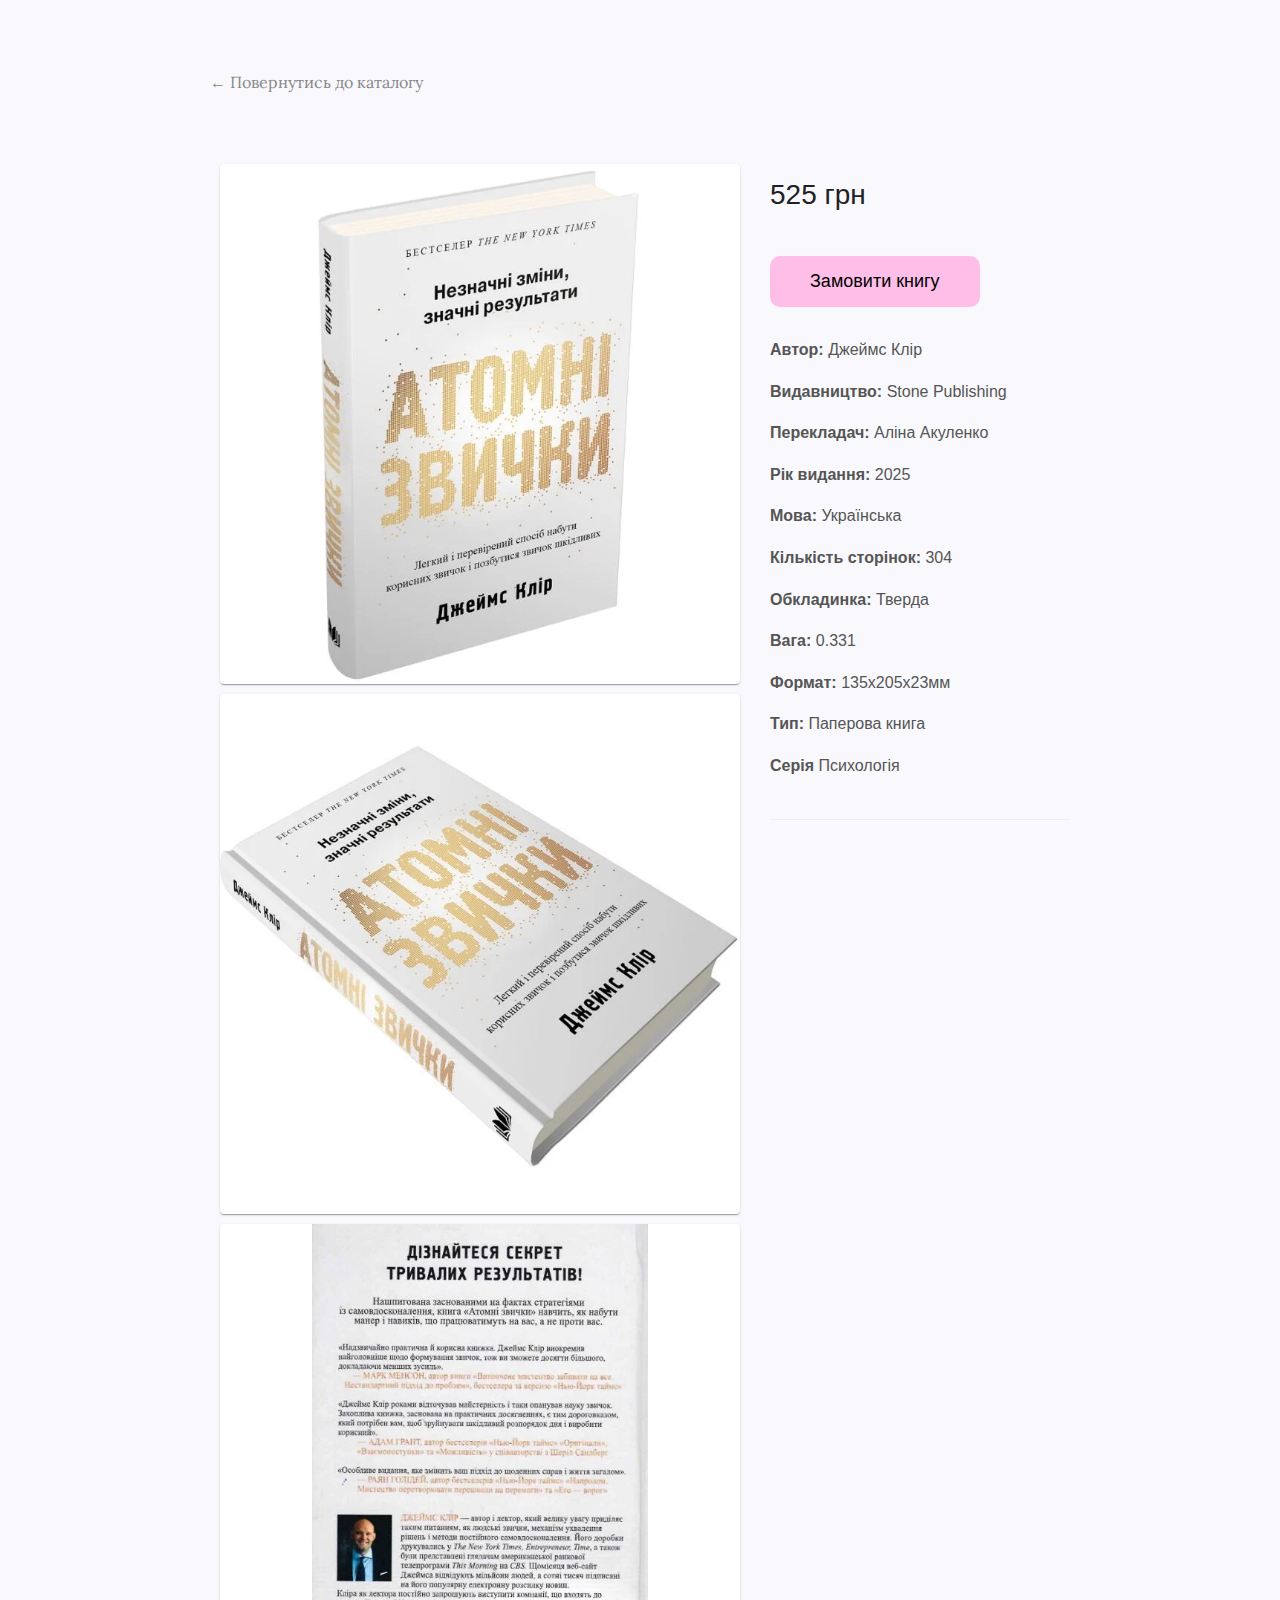
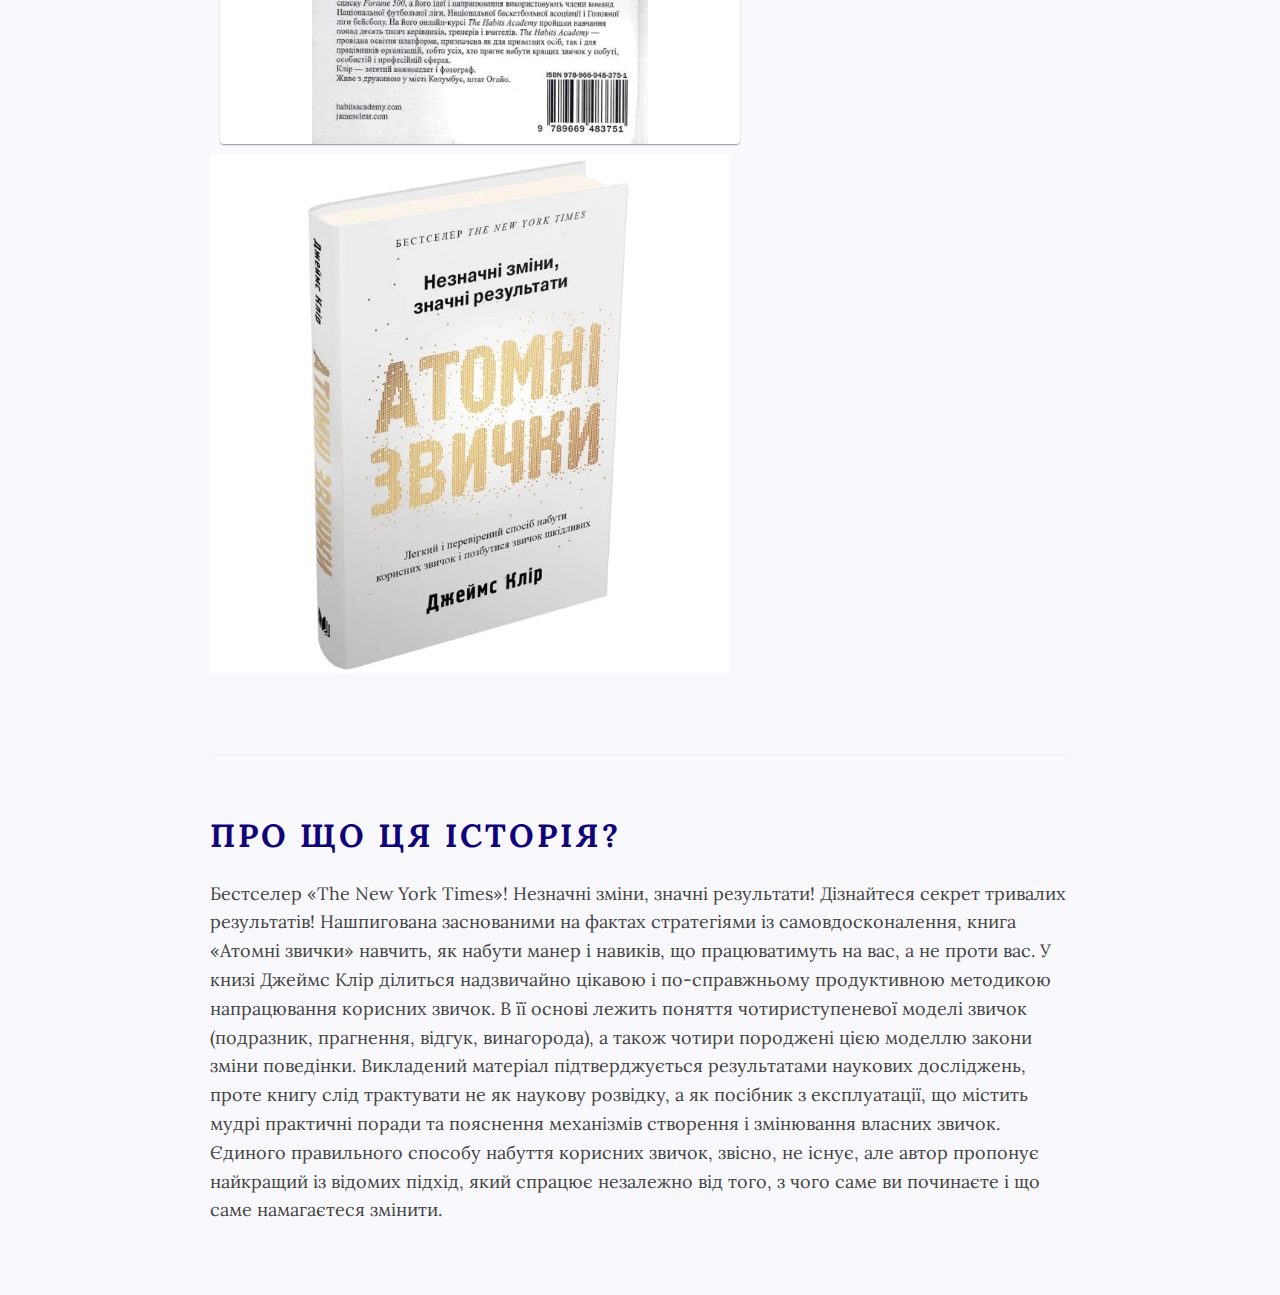
<file: books/Atomic Habits.html>
<!DOCTYPE html>
<html lang="ru">

<head>
    <meta charset="UTF-8">
    <title>Атомні звички. Легкий і перевірений спосіб набути корисних звичок і позбутися звичок шкідливих</title>
    <link href="https://fonts.googleapis.com/css2?family=Lora:wght@400;700&display=swap" rel="stylesheet">
    <link rel="stylesheet" href="../style.css">
    <style>
        .book-page {
            max-width: 900px;
            margin: 50px auto;
            padding: 20px;
            display: flex;
            gap: 40px;
            flex-wrap: wrap;
        }

        .book-image-large {
            width: 350px;
            box-shadow: 0 10px 30px rgba(0, 0, 0, 0.1);
        }

        .book-info-large {
            flex: 1;
            min-width: 300px;
        }

        .back-link {
            display: block;
            margin-bottom: 20px;
            text-decoration: none;
            color: #888;
            font-family: 'Lora', serif;
        }

        .description-block {
            margin-top: 40px;
            border-top: 1px solid #eee;
            padding-top: 30px;
        }

        .section-title {
            font-family: 'Lora', serif;
            font-size: 32px;
            text-transform: uppercase;
            letter-spacing: 3px;
            margin-bottom: 20px;
            color: #100379;
        }
    </style>
</head>

<body>

    <div class="book-page">
        <a href="../index.html" class="back-link">← Повернутись до каталогу</a>

        <div style="display: flex; gap: 40px; width: 100%;">
            <div class="product-slider">
                <div class="thumbnails">
                    <img src="../img/АтомніЗвички.webp" class="thumb active"
                        onclick="changeImage(this, 'https://raw.githubusercontent.com/AmourScript/Book/refs/heads/main/img/%D0%90%D1%82%D0%BE%D0%BC%D0%BD%D1%96%D0%97%D0%B2%D0%B8%D1%87%D0%BA%D0%B8.webp')"
                        alt="Товар 1">
                    <img src="../img/АтомніЗвички2.webp" class="thumb"
                        onclick="changeImage(this, 'https://raw.githubusercontent.com/AmourScript/Book/refs/heads/main/img/%D0%90%D1%82%D0%BE%D0%BC%D0%BD%D1%96%D0%97%D0%B2%D0%B8%D1%87%D0%BA%D0%B82.webp')"
                        alt="Товар 2">
                    <img src="../img/АтомніЗвички3.webp" class="thumb"
                        onclick="changeImage(this, 'https://raw.githubusercontent.com/AmourScript/Book/refs/heads/main/img/%D0%90%D1%82%D0%BE%D0%BC%D0%BD%D1%96%D0%97%D0%B2%D0%B8%D1%87%D0%BA%D0%B83.webp')"
                        alt="Товар 3">

                </div>

                <div class="main-view">
                    <img id="main-img" src="../img/АтомніЗвички.webp" alt="Основне фото товару">
                </div>
            </div>

            <div class="book-info-large">
                <h1 class="title" style="text-align: left; margin: 0;"></h1>
                <p class="book-price" style="font-size: 28px; margin: 20px 0;">525 грн</p>
                <button class="button-odr" id="openModal" style="padding: 15px 40px; font-size: 18px;">Замовити
                    книгу</button>
                <div id="myModal" class="backdrop is-hidden">
                    <div class="modal">
                        <button id="closeModal" class="btn button-odr" type="button"
                            style="float: right; margin-bottom: 10px;">Закрити</button>

                        <form action="https://formspree.io/f/xkovnlqp" method="POST">
                            <input type="hidden" name="Книга" value="Зміїне лігво">

                            <h2 style="font-family: 'Lora', serif;">Оформлення замовлення</h2>

                            <label>Ім'я <br> <input type="text" name="name" required /></label><br>
                            <label>Прізвище <br> <input type="text" name="surname" required /></label><br>
                            <label for="genre">книга: <br> </label>

                            <select id="genre" name="book" required>
                                <option value="І зійде крига 1">І зійде крига 1</option>


                            </select> <br>
                            <label>Телефон <br> <input type="text" name="tel" placeholder="+380..."
                                    required /></label><br>
                            <label>Місто <br> <input type="text" name="city" required /></label><br>
                            <label>Пошта (номер/поштомат) <br> <input type="text" name="post_office"
                                    required /></label><br>

                            <label>Доставка: <br>
                                <input type="radio" name="delivery" value="NovaPost" checked> Нова пошта
                                <input type="radio" name="delivery" value="UkrPost"> Укрпошта
                            </label><br>

                            <div class="divbutton-odr scale-up-center">
                                <button class="button-odr" type="submit">ВІДПРАВИТИ</button>
                            </div>
                        </form>
                    </div>
                </div>

                <script>
                    // Логика открытия/закрытия
                    const modal = document.getElementById("myModal");
                    const btnOpen = document.getElementById("openModal");
                    const btnClose = document.getElementById("closeModal");

                    btnOpen.onclick = () => modal.classList.remove("is-hidden");
                    btnClose.onclick = () => modal.classList.add("is-hidden");

                    // Закрыть при клике на темный фон
                    window.onclick = (event) => {
                        if (event.target == modal) modal.classList.add("is-hidden");
                    }
                </script>


                <div style="margin-top: 30px; color: #555;">
                    <div style="margin-top: 30px; color: #555; line-height: 1.6;">
                        <p><strong>Автор:</strong> Джеймс Клір</p>
                        <p><strong>Видавництво:</strong> Stone Publishing</p>
                        <p><strong>Перекладач:</strong> Аліна Акуленко</p>
                        <p><strong>Рік видання:</strong> 2025</p>
                        <p><strong>Мова:</strong> Українська</p>
                        <p><strong>Кількість сторінок:</strong> 304</p>
                        <p><strong>Обкладинка:</strong> Тверда</p>
                        <p><strong>Вага:</strong> 0.331 </p>
                        <p><strong>Формат:</strong> 135x205x23мм</p>
                        <p><strong>Тип:</strong> Паперова книга</p>
                        <p><strong>Серія</strong> Психологія</p>
                    </div>
                </div>
                <div class="description-block" style="clear: both; padding-top: 40px;"></div>
            </div>
        </div>

        <div class="description-block">
            <h2 class="section-title">ПРО ЩО ЦЯ ІСТОРІЯ?</h2>
            <p class="welcome" style="text-align: left; width: 100%;">
                Бестселер «The New York Times»!
                Незначні зміни, значні результати! Дізнайтеся секрет тривалих результатів!
                Нашпигована заснованими на фактах стратегіями із самовдосконалення, книга «Атомні звички» навчить, як
                набути манер і навиків, що працюватимуть на вас, а не проти вас.

                У книзі Джеймс Клір ділиться надзвичайно цікавою і по-справжньому продуктивною методикою напрацювання
                корисних звичок. В її основі лежить поняття чотириступеневої моделі звичок (подразник, прагнення,
                відгук, винагорода), а також чотири породжені цією моделлю закони зміни поведінки. Викладений матеріал
                підтверджується результатами наукових досліджень, проте книгу слід трактувати не як наукову розвідку, а
                як посібник з експлуатації, що містить мудрі практичні поради та пояснення механізмів створення і
                змінювання власних звичок. Єдиного правильного способу набуття корисних звичок, звісно, не існує, але
                автор пропонує найкращий із відомих підхід, який спрацює незалежно від того, з чого саме ви починаєте і
                що саме намагаєтеся змінити.

            </p>
        </div>
    </div>
    <script src="../modal.js"></script>
</body>

</html>
</file>
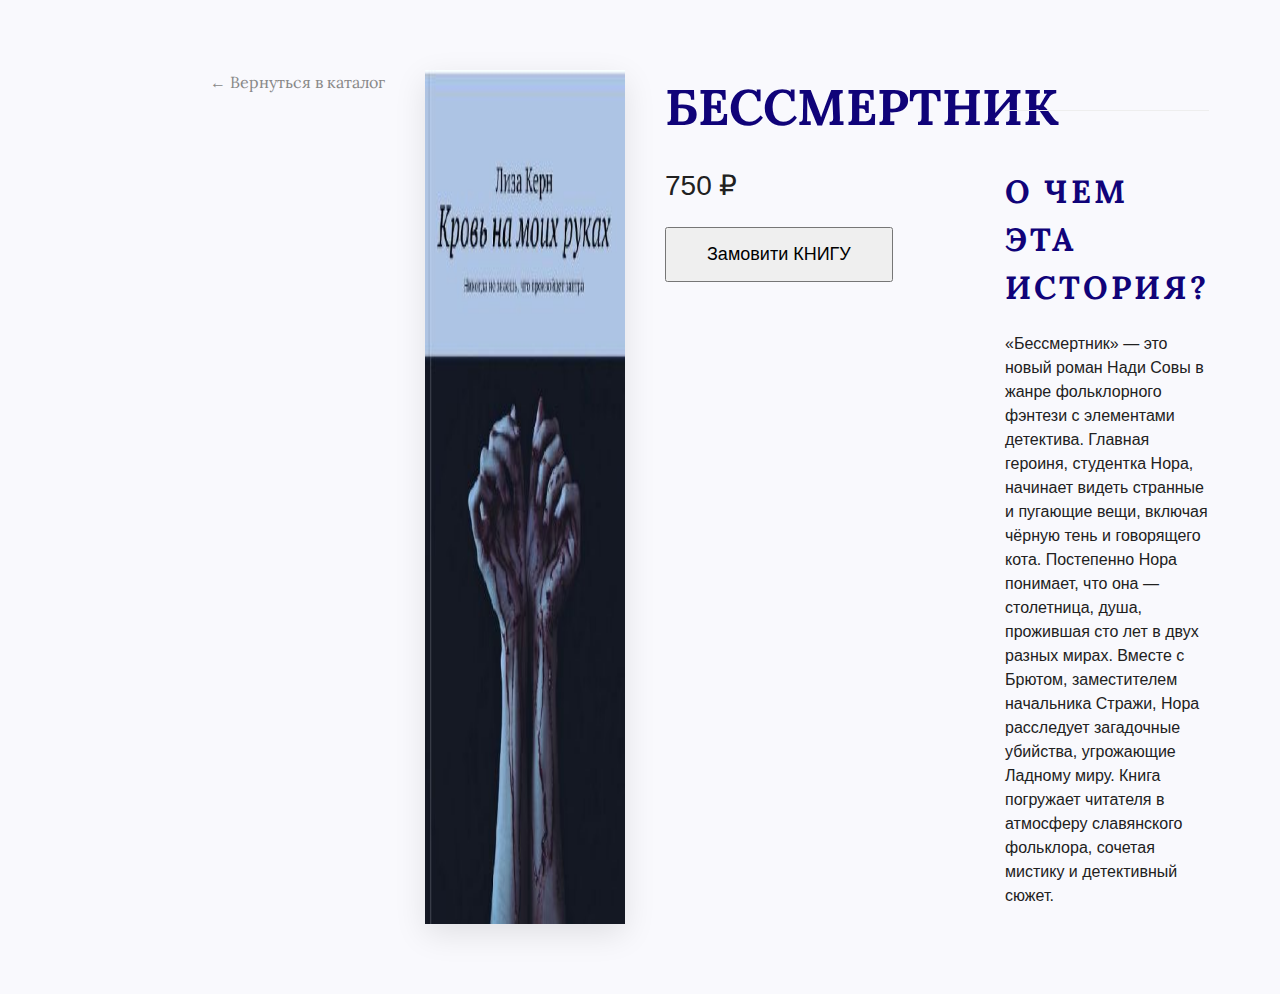
<file: books/bezsmertnik.html>
<!DOCTYPE html>
<html lang="ru">
<head>
    <meta charset="UTF-8">
    <title>Бессмертник — Ксения Дементьева</title>
    <link href="https://fonts.googleapis.com/css2?family=Lora:wght@400;700&display=swap" rel="stylesheet">
    <link rel="stylesheet" href="../style.css">
    <style>
        .book-page {
            max-width: 900px;
            margin: 50px auto;
            padding: 20px;
            display: flex;
            gap: 40px;
            flex-wrap: wrap;
        }
        .book-image-large {
            width: 350px;
            box-shadow: 0 10px 30px rgba(0,0,0,0.1);
        }
        .book-info-large {
            flex: 1;
            min-width: 300px;
        }
        .back-link {
            display: block;
            margin-bottom: 20px;
            text-decoration: none;
            color: #888;
            font-family: 'Lora', serif;
        }
        .description-block {
            margin-top: 40px;
            border-top: 1px solid #eee;
            padding-top: 30px;
        }
        .section-title {
            font-family: 'Lora', serif;
            font-size: 32px;
            text-transform: uppercase;
            letter-spacing: 3px;
            margin-bottom: 20px;
            color: #100379;
        }
    </style>
</head>
<body>

    <div class="book-page">
        <a href="../index.html" class="back-link">← Вернуться в каталог</a>

        <div style="display: flex; gap: 40px; width: 200px" >
            <img src="../img/кровь на моих руках.jpg" alt="Бессмертник" class="book-image-large">
            
            <div class="book-info-large">
                <h1 class="title" style="text-align: left; margin: 0;">БЕCCМЕРТНИК</h1>
                <p class="book-price" style="font-size: 28px; margin: 20px 0;">750 ₽</p>
                <button class="book-button btn-open-box" style="padding: 15px 40px; font-size: 18px;"  data-modal-open>Замовити КНИГУ</button>
                 <!-- <div class="btn-open-box"><button class="btn-open scale-up-center" data-modal-open>Замовити книгу</button></div> -->
    <div class="backdrop is-hidden" data-modal>
      <div class="modal">
        <button class="btn button-odr" data-modal-close>Закрити</button>

        <form action="https://formspree.io/f/xkovnlqp" method="POST"><label>
            Имя <br>
            <input placeholder="имя..." type="text" name="name" required />
          </label> <br>
          <label>
            Фамилия <br>
            <input placeholder="фамилия..." type="text" name="last name" required /> <br>

          </label>
          <label>
            Номер телефона <br>
            <input placeholder="+380(хх)ххх-ххх" type="text" name="tel" required /> <br>

          </label>
          <label for="genre">Выберете книги: <br> </label>

          <select id="genre" name="book" required>
            <option value="">-- Выберете книгу</option>
            <option value="fiction">безсмертник</option>
            <option value="non-fiction">идеаль</option>
            <option value="fantasy">кровь на моих руках</option>
            <option value="mystery">будь лучшей версией себя</option>
            <option value="romance">не ной</option>
            <option value="science">ни сы</option>
            <option value="biography">не тупи</option>
            <option value="children">низя</option>
            <option value="other">люби</option>
          </select> <br>
          <label>
            Укaжите количество книг? <br>
            <input placeholder="1,2,3...." type="number" name="amount" required min="1" max="10" />
          </label> <br>
          <label>
            Населеный пункт <br>
            <input placeholder="город..." type="text" name="city" required /> <br>

          </label>

          <label>
            Отделение почты <br>
            <input placeholder="Номер отделене..." type="text" name="№" required /> <br>

          </label>
          <label>
            <input type="radio" name="NOVA POST" value="NOVA POST" required>
            новая почта
          </label><br>

          <label>
            <input type="radio" name="UKR POST" value="UKR POST">
            укр почта
          </label><br>
          <label>
            Пожелания для заказа<br>
            <textarea name="comment" rows="5" placeholder="Напишите свой текст здесь..."></textarea>
          </label>

      
        <div class="divbutton-odr scale-up-center"> <button class="button-odr " type="submit">Замовити</button></div>
     
        </form>
      </div>
                <div style="margin-top: 30px; color: #555;">
                    <p><strong>Автор:</strong> Надя Сова</p>
                    <p><strong>Жанр:</strong> Роман</p>
                    <p><strong>Формат:</strong> </p>
                </div>
            </div>
        </div>

        <div class="description-block">
            <h2 class="section-title">О ЧЕМ ЭТА ИСТОРИЯ?</h2>
            <p class="welcome" style="text-align: left; width: 100%;">
                  <p class="bezsmertnik">«Бессмертник» — это новый роман Нади Совы в жанре фольклорного фэнтези с элементами
            детектива.
            Главная героиня, студентка Нора, начинает видеть странные и пугающие вещи, включая чёрную тень и говорящего
            кота.
            Постепенно Нора понимает, что она — столетница, душа, прожившая сто лет в двух разных мирах.
            Вместе с Брютом, заместителем начальника Стражи, Нора расследует загадочные убийства, угрожающие Ладному
            миру.
            Книга погружает читателя в атмосферу славянского фольклора, сочетая мистику и детективный сюжет.</p>
            </p>
        </div>
        <script>
    let currentIdx = 0;
    function showSlide(n) {
        const slides = document.querySelectorAll('.main-slide');
        slides[currentIdx].classList.remove('active');
        currentIdx = n;
        slides[currentIdx].classList.add('active');
    }
    function changeSlide(step) {
        const slides = document.querySelectorAll('.main-slide');
        let newIdx = (currentIdx + step + slides.length) % slides.length;
        showSlide(newIdx);
    }
</script>
    </div>
<script src="../modal.js"></script>
</body>
</html>
</file>
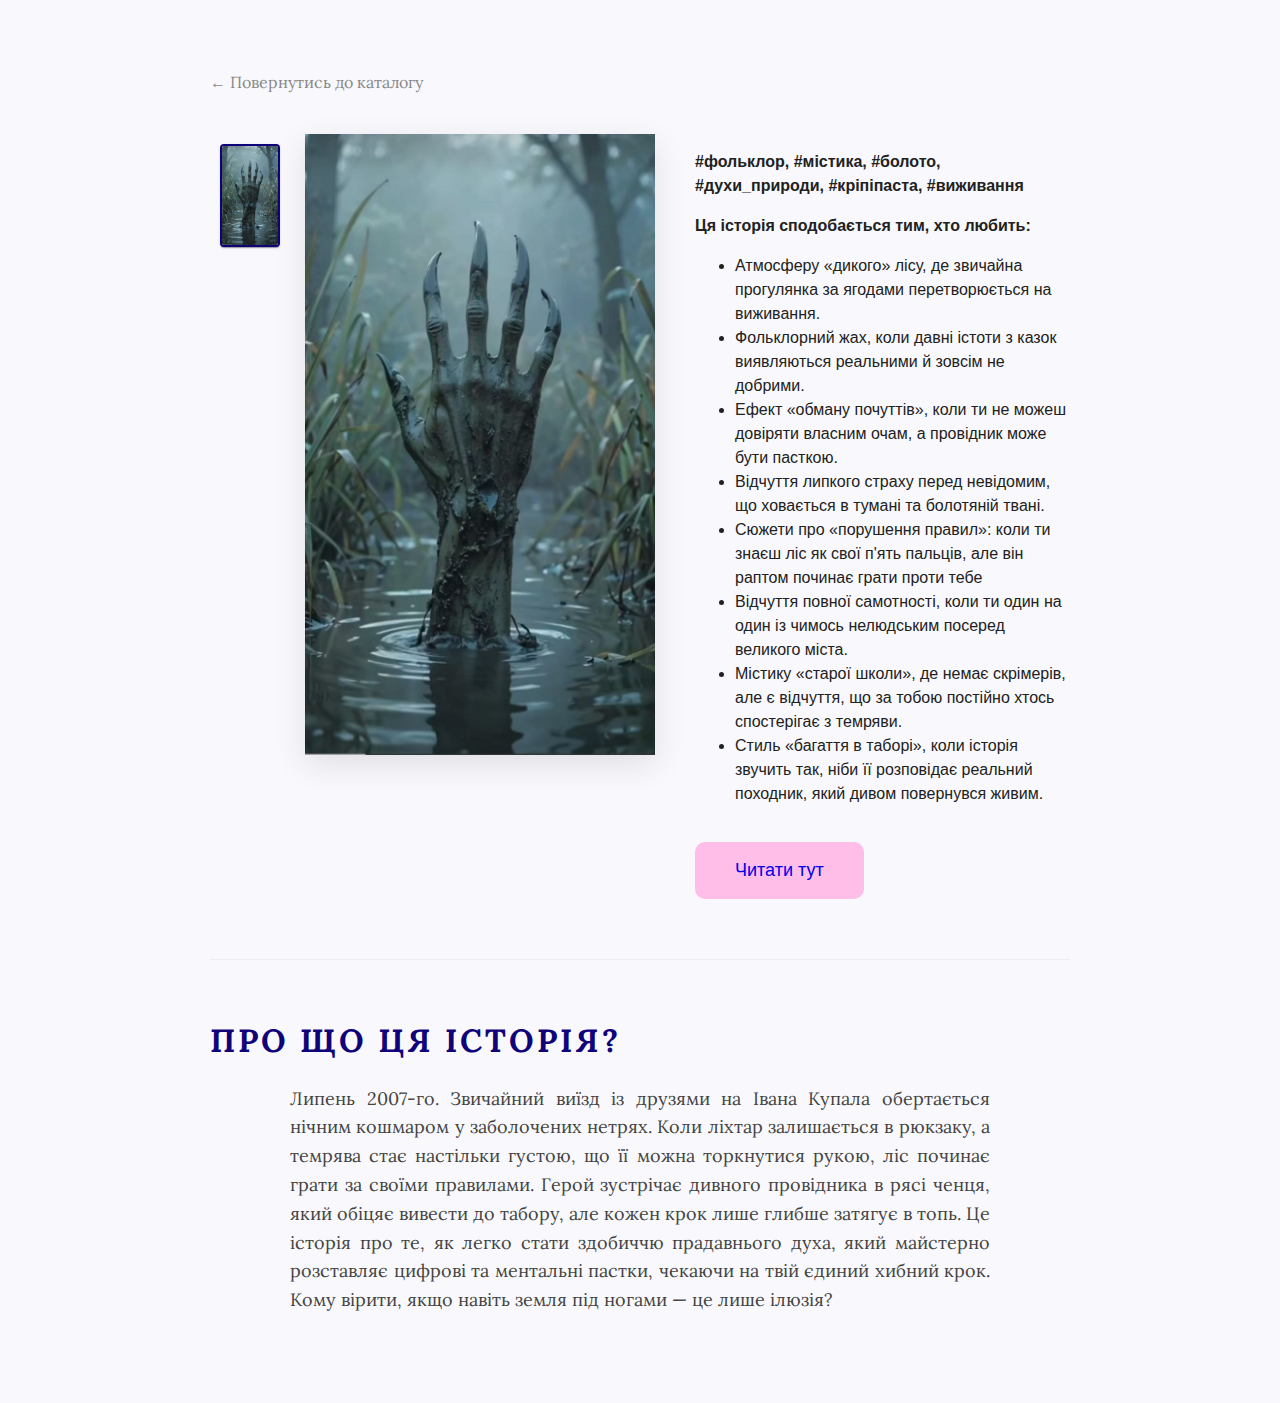
<file: books/Bolotianyk.html>
<!DOCTYPE html>
<html lang="uk">

<head>
    <meta charset="UTF-8">
    <title>Болотяник</title>
    <link href="https://fonts.googleapis.com/css2?family=Lora:wght@400;700&display=swap" rel="stylesheet">
    <link rel="stylesheet" href="../style.css">
    <style>
        .book-page {
            max-width: 900px;
            margin: 50px auto;
            padding: 20px;
            display: flex;
            flex-direction: column;
            /* Змінено для кращого контролю */
            gap: 20px;
        }

        .book-content-wrapper {
            display: flex;
            gap: 40px;
            flex-wrap: wrap;
        }

        .product-slider {
            display: flex;
            gap: 15px;
            max-width: 450px;
        }

        .thumbnails img {
            width: 60px;
            cursor: pointer;
            border: 2px solid transparent;
        }

        .thumbnails img.active {
            border-color: #100379;
        }

        .main-view img {
            width: 350px;
            box-shadow: 0 10px 30px rgba(0, 0, 0, 0.1);
        }

        .book-info-large {
            flex: 1;
            min-width: 300px;
        }

        .back-link {
            display: inline-block;
            margin-bottom: 20px;
            text-decoration: none;
            color: #888;
            font-family: 'Lora', serif;
        }

        .description-block {
            margin-top: 40px;
            border-top: 1px solid #eee;
            padding-top: 30px;
        }

        .section-title {
            font-family: 'Lora', serif;
            font-size: 32px;
            text-transform: uppercase;
            letter-spacing: 3px;
            margin-bottom: 20px;
            color: #100379;
        }

        .read {
            font-weight: bold;
            margin-bottom: 10px;
        }
    </style>
</head>

<body>

    <div class="book-page">
        <a href="../histori.html" class="back-link">← Повернутись до каталогу</a>

        <div class="book-content-wrapper">
            <div class="product-slider">
                <div class="thumbnails">
                    <img src="../img/болотнік.jpg" class="thumb active"
                        onclick="changeImage(this, 'https://raw.githubusercontent.com/AmourScript/Book/refs/heads/main/img/%D0%B1%D0%BE%D0%BB%D0%BE%D1%82%D0%BD%D1%96%D0%BA.jpg')"
                        alt="Товар 1">
                </div>

                <div class="main-view">
                    <img id="main-img" src="../img/болотнік.jpg" alt="Основне фото товару">
                </div>
            </div>

            <div class="book-info-large">
                <p class="read">#фольклор, #містика, #болото, #духи_природи, #кріпіпаста, #виживання</p>
                <p><strong>Ця історія сподобається тим, хто любить:</strong></p>
                <ul>
                    <li>Атмосферу «дикого» лісу, де звичайна прогулянка за ягодами перетворюється на виживання.</li>
                    <li>Фольклорний жах, коли давні істоти з казок виявляються реальними й зовсім не добрими.</li>
                    <li>Ефект «обману почуттів», коли ти не можеш довіряти власним очам, а провідник може бути пасткою.
                    </li>
                    <li>Відчуття липкого страху перед невідомим, що ховається в тумані та болотяній твані.</li>
                    <li>Сюжети про «порушення правил»: коли ти знаєш ліс як свої п'ять пальців, але він раптом починає
                        грати проти тебе</li>
                    <li>Відчуття повної самотності, коли ти один на один із чимось нелюдським посеред великого міста.
                    <li>Містику «старої школи», де немає скрімерів, але є відчуття, що за тобою постійно хтось
                        спостерігає з темряви.</li>
                    <li>Стиль «багаття в таборі», коли історія звучить так, ніби її розповідає реальний походник, який
                        дивом повернувся живим.</li>
                </ul>
                <div class="text-center my-4">
                    <a href="../read/Bolotianyk_.html" class="button-odr"
                        style="padding: 15px 40px; font-size: 18px; text-decoration: none; display: inline-block;">
                        Читати тут
                    </a>
                </div>
            </div>
        </div>

        <div class="description-block">
            <h2 class="section-title">ПРО ЩО ЦЯ ІСТОРІЯ?</h2>
            <div class="welcome" style="text-align: justify; line-height: 1.6;">
                <p>Липень 2007-го. Звичайний виїзд із друзями на Івана Купала обертається нічним кошмаром у заболочених
                    нетрях. Коли ліхтар залишається в рюкзаку, а темрява стає настільки густою, що її можна торкнутися
                    рукою, ліс починає грати за своїми правилами. Герой зустрічає дивного провідника в рясі ченця, який
                    обіцяє вивести до табору, але кожен крок лише глибше затягує в топь. Це історія про те, як легко
                    стати здобиччю прадавнього духа, який майстерно розставляє цифрові та ментальні пастки, чекаючи на
                    твій єдиний хибний крок. Кому вірити, якщо навіть земля під ногами — це лише ілюзія?</p>
            </div>
        </div>
    </div>

    <script>
        function changeImage(src) {
            document.getElementById('main-img').src = src;
        }
    </script>
    <script src="../modal.js"></script>

    <div id="graphcomment"></div>
    <script type="text/javascript">

        /* - - - CONFIGURATION VARIABLES - - - */

        var __semio__params = {
            graphcommentId: "324534563", // make sure the id is yours

            behaviour: {
                // HIGHLY RECOMMENDED
                //  uid: "...", // uniq identifer for the comments thread on your page (ex: your page id)
            },

            // configure your variables here

        }

        /* - - - DON'T EDIT BELOW THIS LINE - - - */

        function __semio__onload() {
            __semio__gc_graphlogin(__semio__params)
        }


        (function () {
            var gc = document.createElement('script'); gc.type = 'text/javascript'; gc.async = true;
            gc.onload = __semio__onload; gc.defer = true; gc.src = 'https://integration.graphcomment.com/gc_graphlogin.js?' + Date.now();
            (document.getElementsByTagName('head')[0] || document.getElementsByTagName('body')[0]).appendChild(gc);
        })();


    </script>
</body>

</html>
</file>
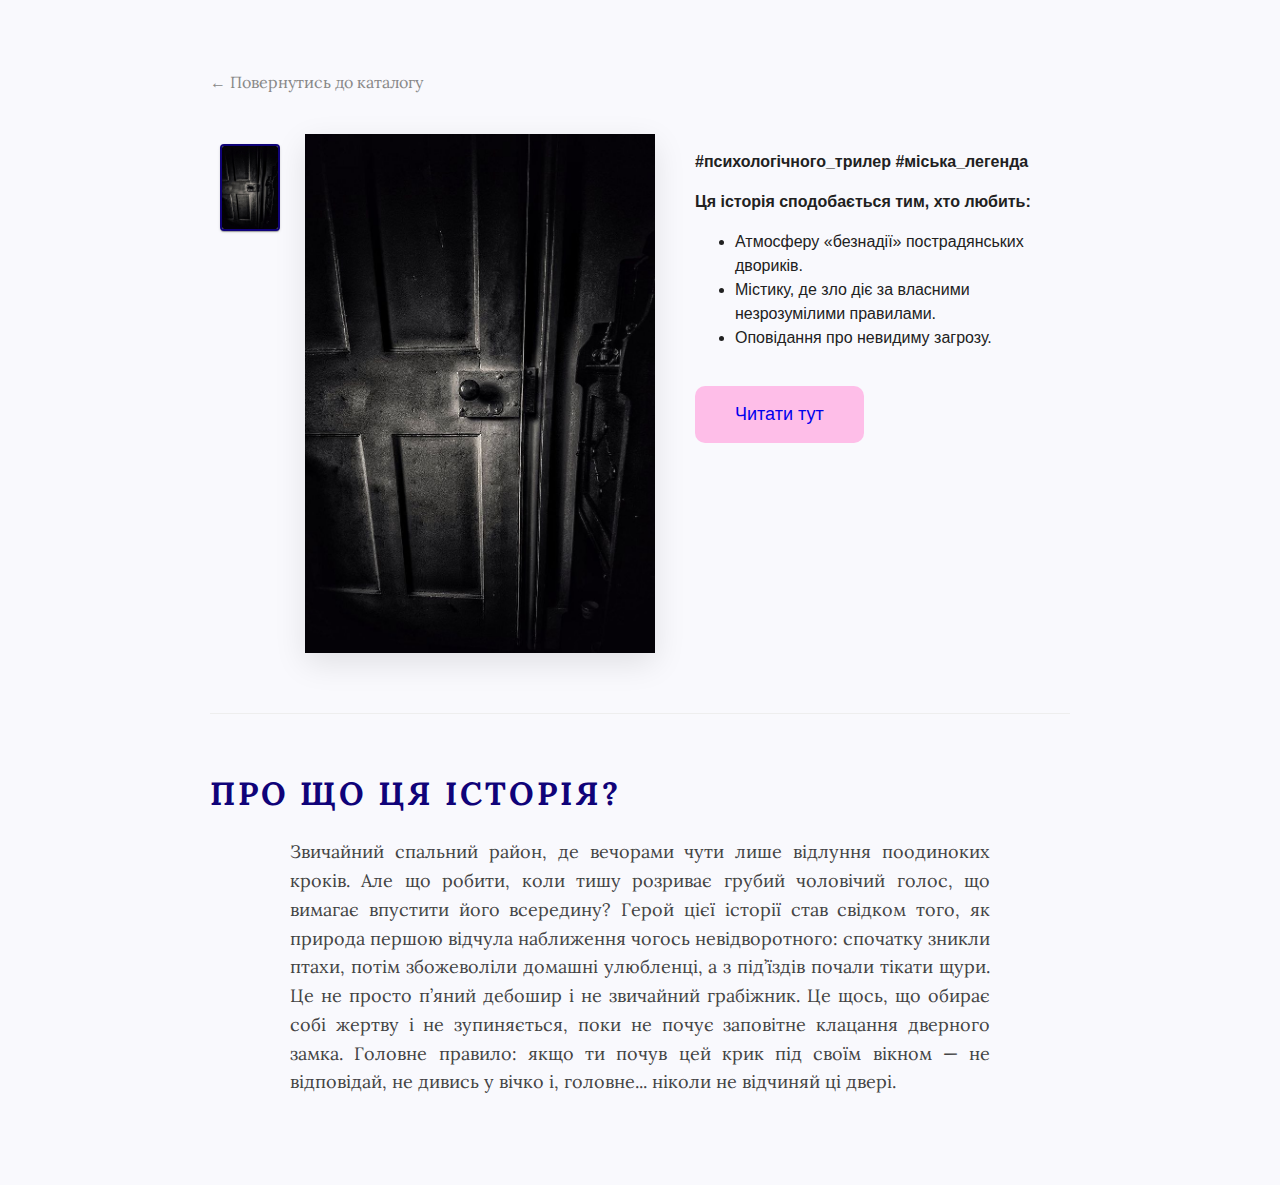
<file: books/Dveri meni vidchyny histori.html>
<!DOCTYPE html>
<html lang="uk">

<head>
    <meta charset="UTF-8">
    <title>Двері мені відчини</title>
    <link href="https://fonts.googleapis.com/css2?family=Lora:wght@400;700&display=swap" rel="stylesheet">
    <link rel="stylesheet" href="../style.css">
    <style>
        .book-page {
            max-width: 900px;
            margin: 50px auto;
            padding: 20px;
            display: flex;
            flex-direction: column;
            /* Змінено для кращого контролю */
            gap: 20px;
        }

        .book-content-wrapper {
            display: flex;
            gap: 40px;
            flex-wrap: wrap;
        }

        .product-slider {
            display: flex;
            gap: 15px;
            max-width: 450px;
        }

        .thumbnails img {
            width: 60px;
            cursor: pointer;
            border: 2px solid transparent;
        }

        .thumbnails img.active {
            border-color: #100379;
        }

        .main-view img {
            width: 350px;
            box-shadow: 0 10px 30px rgba(0, 0, 0, 0.1);
        }

        .book-info-large {
            flex: 1;
            min-width: 300px;
        }

        .back-link {
            display: inline-block;
            margin-bottom: 20px;
            text-decoration: none;
            color: #888;
            font-family: 'Lora', serif;
        }

        .description-block {
            margin-top: 40px;
            border-top: 1px solid #eee;
            padding-top: 30px;
        }

        .section-title {
            font-family: 'Lora', serif;
            font-size: 32px;
            text-transform: uppercase;
            letter-spacing: 3px;
            margin-bottom: 20px;
            color: #100379;
        }

        .read {
            font-weight: bold;
            margin-bottom: 10px;
        }
    </style>
</head>

<body>

    <div class="book-page">
        <a href="../histori.html" class="back-link">← Повернутись до каталогу</a>

        <div class="book-content-wrapper">
            <div class="product-slider">
                <div class="thumbnails">
                    <img src="../img/двери мне открой.jpg" class="thumb active"
                        onclick="changeImage('../img/двери мне открой.jpg')" alt="Товар 1">
                </div>

                <div class="main-view">
                    <img id="main-img" src="../img/двери мне открой.jpg" alt="Основне фото товару">
                </div>
            </div>

            <div class="book-info-large">
                <p class="read">#психологічного_трилер #міська_легенда</p>
                <p><strong>Ця історія сподобається тим, хто любить:</strong></p>
                <ul>
                    <li>Атмосферу «безнадії» пострадянських двориків.</li>
                    <li>Містику, де зло діє за власними незрозумілими правилами.</li>
                    <li>Оповідання про невидиму загрозу.</li>
                </ul>
                <div class="text-center my-4">
    <a href="../read/Dveri_meni_vidchyny_histori.html" class="button-odr" style="padding: 15px 40px; font-size: 18px; text-decoration: none; display: inline-block;">
        Читати тут
    </a>
</div>
            </div> 
        </div>

        <div class="description-block">
            <h2 class="section-title">ПРО ЩО ЦЯ ІСТОРІЯ?</h2>
            <div class="welcome" style="text-align: justify; line-height: 1.6;">
                <p>Звичайний спальний район, де вечорами чути лише відлуння поодиноких кроків. Але що робити, коли тишу
                    розриває грубий чоловічий голос, що вимагає впустити його всередину?

                    Герой цієї історії став свідком того, як природа першою відчула наближення чогось невідворотного:
                    спочатку зникли птахи, потім збожеволіли домашні улюбленці, а з під’їздів почали тікати щури. Це не
                    просто п’яний дебошир і не звичайний грабіжник. Це щось, що обирає собі жертву і не зупиняється,
                    поки не почує заповітне клацання дверного замка.

                    Головне правило: якщо ти почув цей крик під своїм вікном — не відповідай, не дивись у вічко і,
                    головне... ніколи не відчиняй ці двері.</p>
            </div>
        </div>
    </div>

    <script>
        function changeImage(src) {
            document.getElementById('main-img').src = src;
        }
    </script>
    <script src="../modal.js"></script>
</body>

</html>
</file>
<file: style.css>
@import url('https://fonts.googleapis.com/css2?family=Bad+Script&display=swap');
@import url('https://fonts.googleapis.com/css2?family=Cormorant+Garamond:ital,wght@0,300..700;1,300..700&display=swap');
@import url('https://fonts.googleapis.com/css2?family=Sansation:ital,wght@0,300;0,400;0,700;1,300;1,400;1,700&display=swap');
@import url('https://fonts.googleapis.com/css2?family=Bad+Script&family=WDXL+Lubrifont+TC&display=swap');
@import url('https://fonts.googleapis.com/css2?family=WDXL+Lubrifont+TC&display=swap');
@import url('https://fonts.googleapis.com/css2?family=Lora:ital,wght@0,400..700;1,400..700&display=swap');
.title {
color: #100379;
    text-align: center;
    font-size: 50px;
    font-family: 'Lora', serif !important; /* Добавь именно так с !important */
}

.center-book {
  width: 500px;
  margin: 0 auto;
}

.welcome {
  width: 700px;
  margin: 0 auto;
  text-align: center;
  font-family: 'Lora', serif;
    font-size: 18px;
    line-height: 1.6; /* чтобы строчки не слипались */
    color: #444;
}

.bezsmertnik {
  margin: 0 auto;

}

.ideal {
  width: 700px;
  margin: 0 auto;

}

.menu {
  display: flex;
  gap: 30px;
  font-family: "Bad Script", cursive;
  font-weight: 1000;
  margin: 0 auto;
  width: 900px;
  text-align: center;
  width: 1000px;

}

.menu-link {
  text-decoration: none;
  background-color: rgb(213, 174, 250);
  padding: 10px;
  border-radius: 10px;
}

.menu-link:hover {
  background-color: rgb(255, 164, 229);
}

.menu-item {
  text-transform: uppercase;
  font-size: 15px;
  box-shadow: 10px 10px 8px 2px rgba(97, 6, 122, 0.3);

}

.container {
  width: 1200px;
  margin: 0 auto;
  padding: 20px;
}

.book-card {
  width: 300px;
  padding: 20px;
  border-radius: 20px;
  background-color: rgb(244, 209, 249);

}

.book-list {
  display: flex;
  flex-wrap: wrap;
  gap: 30px;
  list-style: none;
}

.footer-text {
  text-align: center;
  font-family: "WDXL Lubrifont TC", sans-serif;
}

.video {
  margin: 0 auto;
  width: 800px;
  display: block;
}

.maps {
  margin: 20px auto;
  width: 800px;
  display: block;
  box-shadow: 10px 10px 8px 2px rgba(0, 0, 0, 0.3);

}

.book-img {
  display: block;
  margin: 0 auto;
  border-radius: 20px;
  box-shadow: 10px 10px 8px 2px rgba(0, 0, 0, 0.3);

}

.footer {
  background-color: rgb(213, 240, 252);
}

.book-link {
  background-color: #fe00f6;
  padding: 5px;
  border-radius: 8px;
  margin: 20px auto;
  display: block;
  text-align: center;
  text-decoration: none;
  color: rgb(152, 246, 229);
}

.book-link:hover {
  background-color: rgb(150, 168, 255);
}

.book-name {
  font-family: "Bad Script", cursive;
  text-align: center;
}

.biography {
  font-family: "Mulish", sans-serif;
  font-optical-sizing: auto;
}

.img-link {
  background-color: #bdfbf5;
  padding: 5px;
  border-radius: 8px;
  margin: 20px auto;
  display: block;
  text-align: center;
  text-decoration: none;
  color: rgb(213, 0, 241);
}

.img-link:hover {
  background-color: rgb(150, 168, 255);
}

.button-form {
  padding: 10px 15px;
  background-color: rgb(223, 234, 251);
  border: none;
  border-radius: 20px;


}

.button-form:hover {
  background-color: rgb(223, 251, 243);
  cursor: pointer;
}

.form-title {
  font-family: "Comfortaa", sans-serif;
  font-weight: 300;
}

.form-summary {
  font-family: "Cormorant Garamond", serif;
}

.label-text {
  font-family: "Sansation", sans-serif;
}

.body {
  background-color: #fff;
}

.music_item {
  border: 1px solid blue;
  width: 1200px;
  padding: 10px;
  border-radius: 15px;
  background-color: rgba(245, 141, 189, 0.311);
  margin-bottom: 20px;
}

.music_audio {
  width: 1200px;
}

.music_title {
  text-align: center;
}

.container_form {
  text-align: center;
}

.menu_title {
  text-align: center;
}

.form_site {
  margin: 0 auto;
  width: 700px;
}

.contact-link {
  color: #000;
  text-decoration: none;
}

.contact-link:hover {
  text-decoration: underline;
}

.social-link {
  color: #000;
  text-decoration: none;
}

.social-link:hover {
  text-decoration: underline;
}

.not-dot {
  list-style: none;
}

table caption {
  text-align: left;
}

/* We "collapse" the frames of adjacent cells */
table {
  border-collapse: collapse;
}

/* 
  Add a border and padding to the cells, the distance from the content to the border.
  To control the vertical position, the caption-side property is used.
*/
table th,
table td {
  padding: 10px;
  border: 1px solid #2a2a2a;
}

*,
*::before,
*::after {
  box-sizing: border-box;
}

body {
  font-family: sans-serif;
  line-height: 1.5;
  color: #212121;
  background-color: #f9f9fd;
}

.pane {
  display: none;
  margin-top: 8px;
}

.pane.is-active {
  display: flex;
  gap: 20px;
}

.controls {
  display: flex;
  gap: 8px;
}

.book1 {
  border: #bd5fd7;
  border-style: double;
  border-width: 7px;
}

.book2 {
  border: #3d4794;
  border-style: double;
  border-width: 7px;
}

.book3 {
  border: #3d9483;
  border-style: double;
  border-width: 7px;
}

.book4 {
  border: #396fa1;
  border-style: double;
  border-width: 7px;
}

.book_btn {
  padding: 5px 10px;
  border-radius: 60px;
  border: none;
  font-family: 'Gill Sans', 'Gill Sans MT', Calibri, 'Trebuchet MS', sans-serif;
  cursor: pointer;
}

.book_btn1 {
  background-color: #edb8fc;
}

.book_btn2 {
  background-color: #aab1e5;
}

.book_btn3 {
  background-color: #9aeeb9;
}

.book_btn4 {
  background-color: #70aee8
}

.container-table {
  width: 350px;
  margin: 0 auto;
  border: none;
}

.title {
  text-align: center;
}

img {
  display: block;
  max-width: 100%;
  height: auto;
}

.container-galeri {
  display: flex;
  justify-content: center;
  margin: 0 auto;
}

.thumb {
  position: relative;
  margin: 10px;
  border-radius: 4px;
  overflow: hidden;
  background-color: #fff;
  box-shadow: 0px 2px 1px -1px rgba(0, 0, 0, 0.2),
    0px 1px 1px 0px rgba(0, 0, 0, 0.14), 0px 1px 3px 0px rgba(0, 0, 0, 0.12);
}

.thumb>.label {
  position: absolute;
  top: 0;
  right: 0;
  margin: 0;
  padding: 8px 16px;
  border-bottom-left-radius: 4px;

  font-family: sans-serif;
  font-size: 24px;
  background-color: #2196f3;
  color: #fff;
}

.galeri-img {
  width: 300px;
}

.chat-button {
  position: fixed;
  right: 30px;
  bottom: 30px;

  display: inline-block;
  width: 64px;
  height: 64px;

  margin: 0;
  padding: 0;
  border: none;
  background-color: transparent;

  background-image: url("./img/manhva/5356355.png");
  background-size: contain;

  cursor: pointer;
}

.container-music {
  height: 150px;
  position: relative;
}

.box {
  position: absolute;
  height: 150px;
  width: 150px;

  display: flex;
  justify-content: center;
  align-items: center;
  border-radius: 4px;
  font-size: 64px;
  color: #fff;

  box-shadow: 0px 2px 1px -1px rgba(0, 0, 0, 0.2),
    0px 1px 1px 0px rgba(0, 0, 0, 0.14), 0px 1px 3px 0px rgba(0, 0, 0, 0.12);
}

.box:nth-child(1) {
  top: -350px;
  left: 100px;
  background-image: url("./img/manhva/images.jfif");
  background-size: contain;
  z-index: 2;
  transform: rotate(5deg);
}

.box:nth-child(2) {
  top: -320px;
  left: 250px;
  background-image: url("./img/Felix.jfif");
  background-size: 120px;
  z-index: 2;
  background-repeat: no-repeat;
  width: 120px;
  transform: rotate(5deg);
}

.box:nth-child(3) {
  top: -200px;
  left: 250px;
  background-image: url("./img/Егор\ Крид.jfif");
  background-size: contain;
  z-index: 1;
  background-repeat: no-repeat;
  transform: rotate(5deg);
}

.box:nth-child(4) {
  top: -198px;
  left: 100px;
  background-image: url("./img/Валя\ Карнавал.jfif");
  background-size: contain;
  transform: rotate(5deg);
}

.backdrop {
  position: fixed;
  top: 0;
  left: 0;
  width: 100%;
  height: 100%;
  background-color: rgba(0, 0, 0, 0.5);
  opacity: 1;
  transition: opacity 250ms cubic-bezier(0.4, 0, 0.2, 1);
  /* Додаємо плавний перехід */
}

.backdrop.is-hidden {
  opacity: 0;
  pointer-events: none;
  /* Критично для приховування кліків */
}

.no-scroll {
  overflow: hidden;
}

.modal {
  position: absolute;
  top: 50%;
  left: 50%;
  min-width: 400px;
  min-height: 300px;
  padding: 15px;
  background-color: rgb(135, 235, 225);
  transform: translate(-50%, -50%);
  border-radius: 5px;

}
.btn-open-box{
  text-align: center;
  
}
.btn-open{
  padding: 10px 20px;
margin-top: 20px;
background-color: #b1a1f1;
border-radius: 10px;
border: none;
font-size: large;
}
.btn-open:hover{
  background-color:  #7484ff;
 cursor: pointer;;
}
.button-odr{
  padding: 10px 20px;
margin-top: 20px;
border-radius: 10px;
background-color: #febee8;
border: none;
}
.divbutton-odr{
  width: 100px;
  margin: 0 auto;
  border: none;
}



.tracking-in-contract {
	animation: tracking-in-contract 2s cubic-bezier(0.215, 0.610, 0.355, 1.000) both;
}

@keyframes tracking-in-contract {
  0% {
    letter-spacing: 1em;
    opacity: 0;
  }
  40% {
    opacity: 0.6;
  }
  100% {
    letter-spacing: normal;
    opacity: 1;
  }
}
.scale-up-center:hover {
	animation: scale-up-center 0.5s cubic-bezier(0.390, 0.575, 0.565, 1.000) both;
}
@keyframes scale-up-center {
  0% {
    transform: scale(1);
  }
  100% {
    transform: scale(1.1);
  }
}
.shake-horizontal {
	animation: shake-horizontal 15s cubic-bezier(0.455, 0.030, 0.515, 0.955) infinite both;
}
/* ----------------------------------------------
 * Generated by Animista on 2025-12-27 11:47:55
 * Licensed under FreeBSD License.
 * See http://animista.net/license for more info. 
 * w: http://animista.net, t: @cssanimista
 * ---------------------------------------------- */

/**
 * ----------------------------------------
 * animation shake-horizontal
 * ----------------------------------------
 */
@keyframes shake-horizontal {
  0%,
  100% {
    transform: translateX(0);
  }
  10%,
  30%,
  50%,
  70% {
    transform: translateX(-10px);
  }
  20%,
  40%,
  60% {
    transform: translateX(10px);
  }
  80% {
    transform: translateX(8px);
  }
  90% {
    transform: translateX(-8px);
  }
}
@media (max-width: 450px) {
  body {
    background-color: #4caf50;
  }
  .title{
    font-size: 28px;
    margin-left: -78px;
  }
  .mobile-home{
    width: 300px
  }
  .welcome {
    width: 284px;
    margin: 0 auto;
    text-align: center;
  margin-left: 3px; 

  }
  .menu_title {
    text-align: center;
    margin-left: -892px;
}
}
</file>
